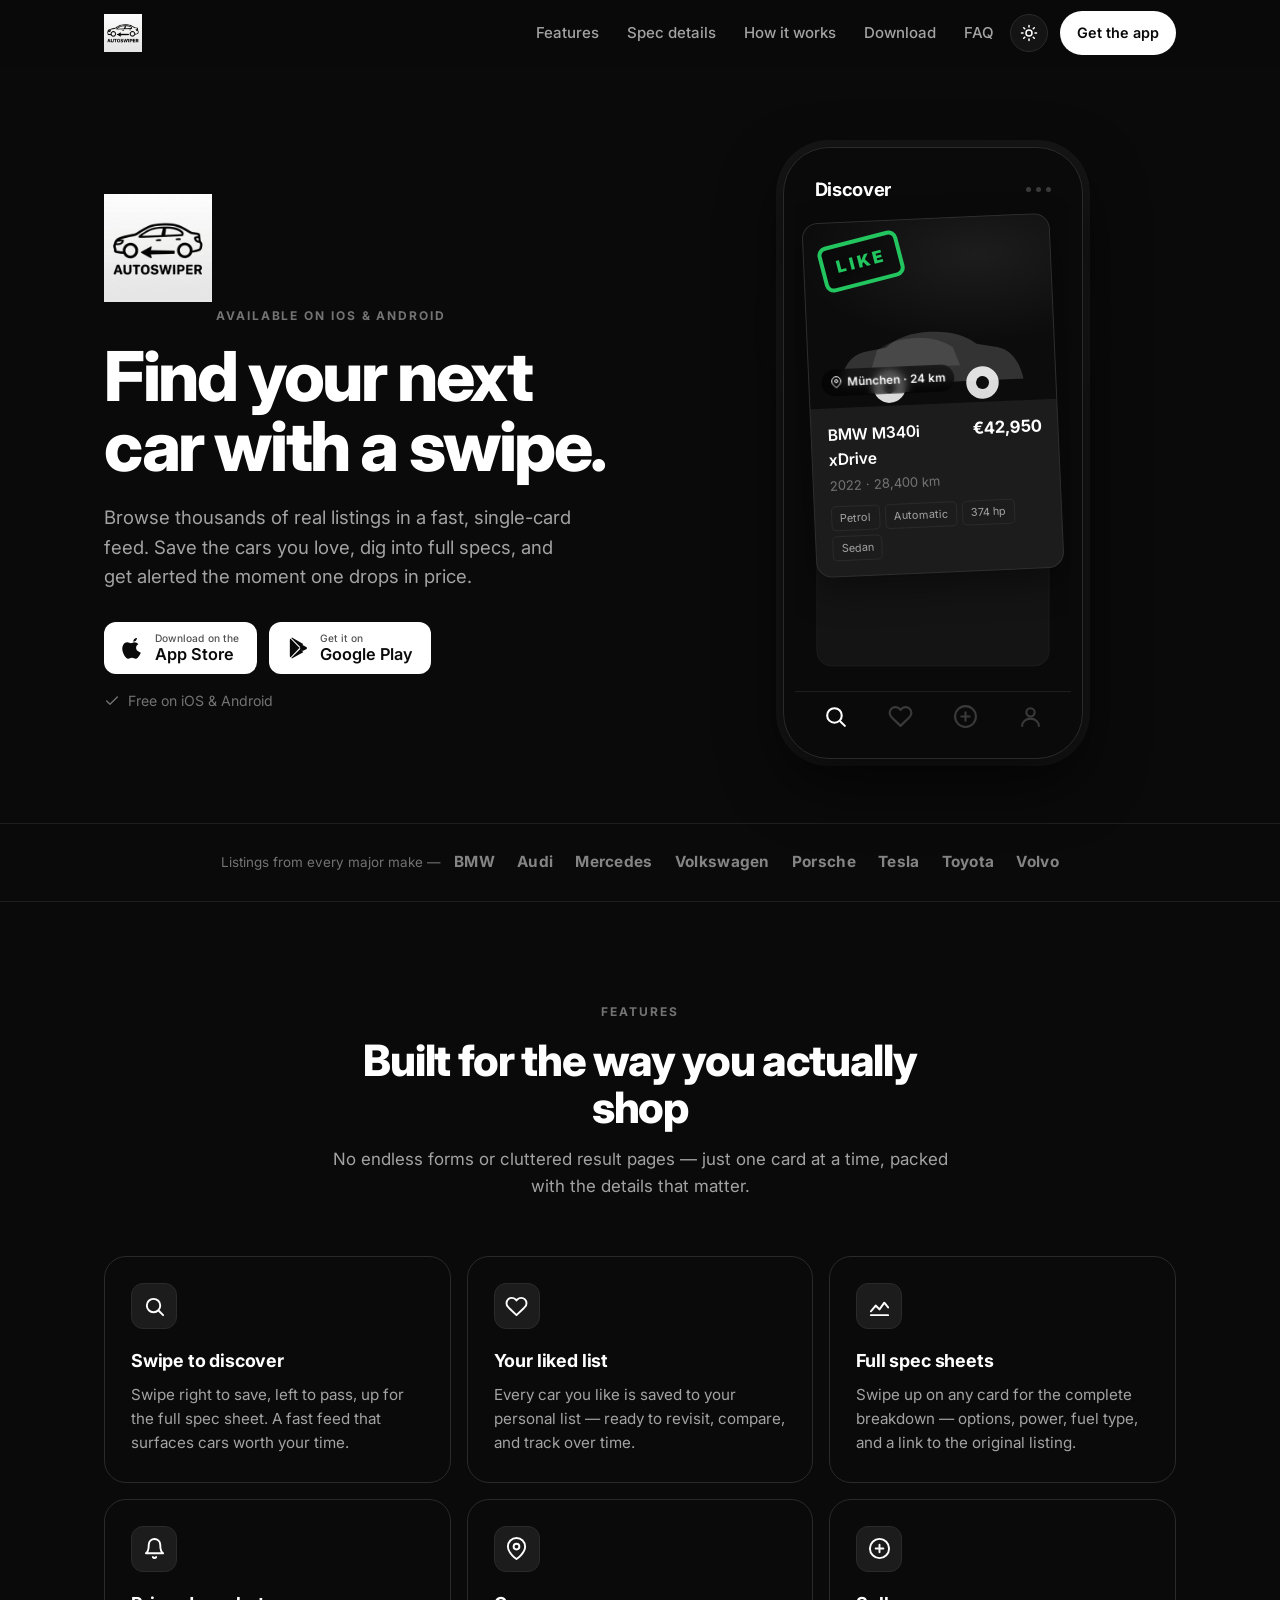
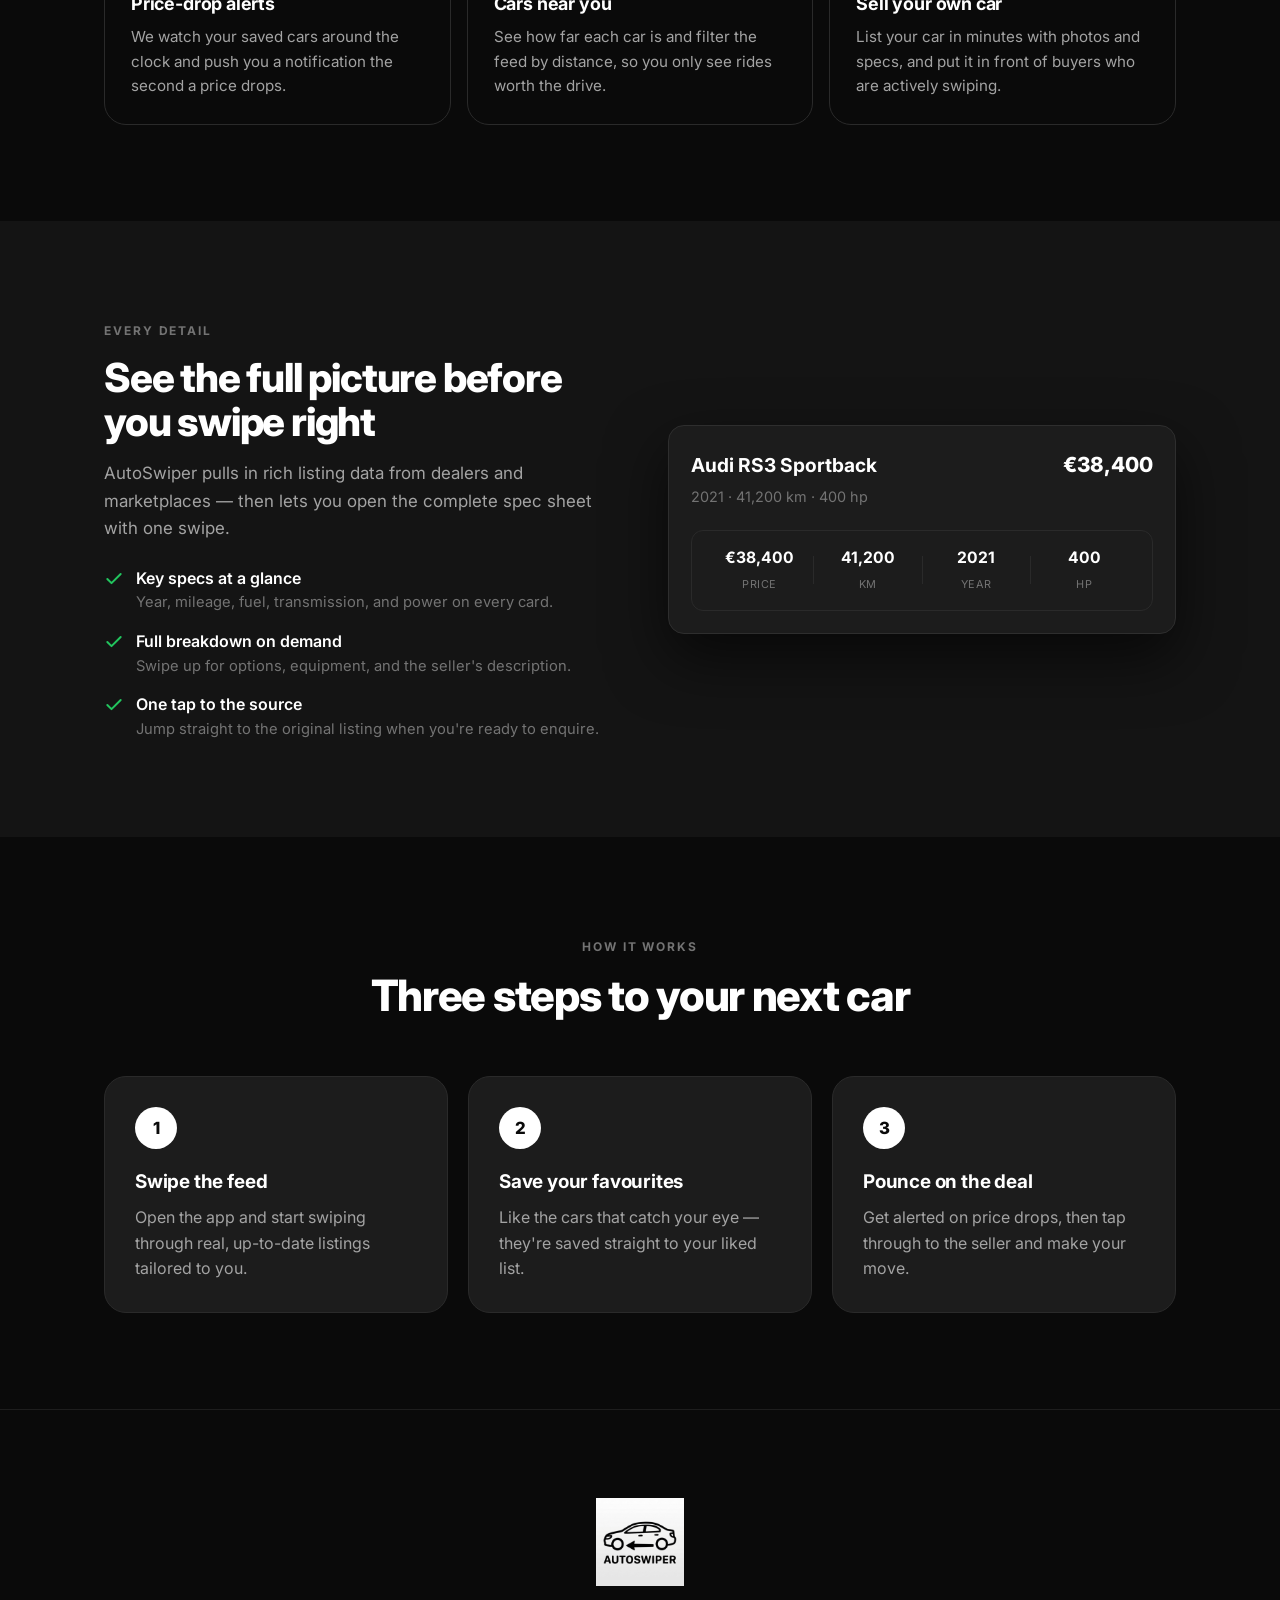
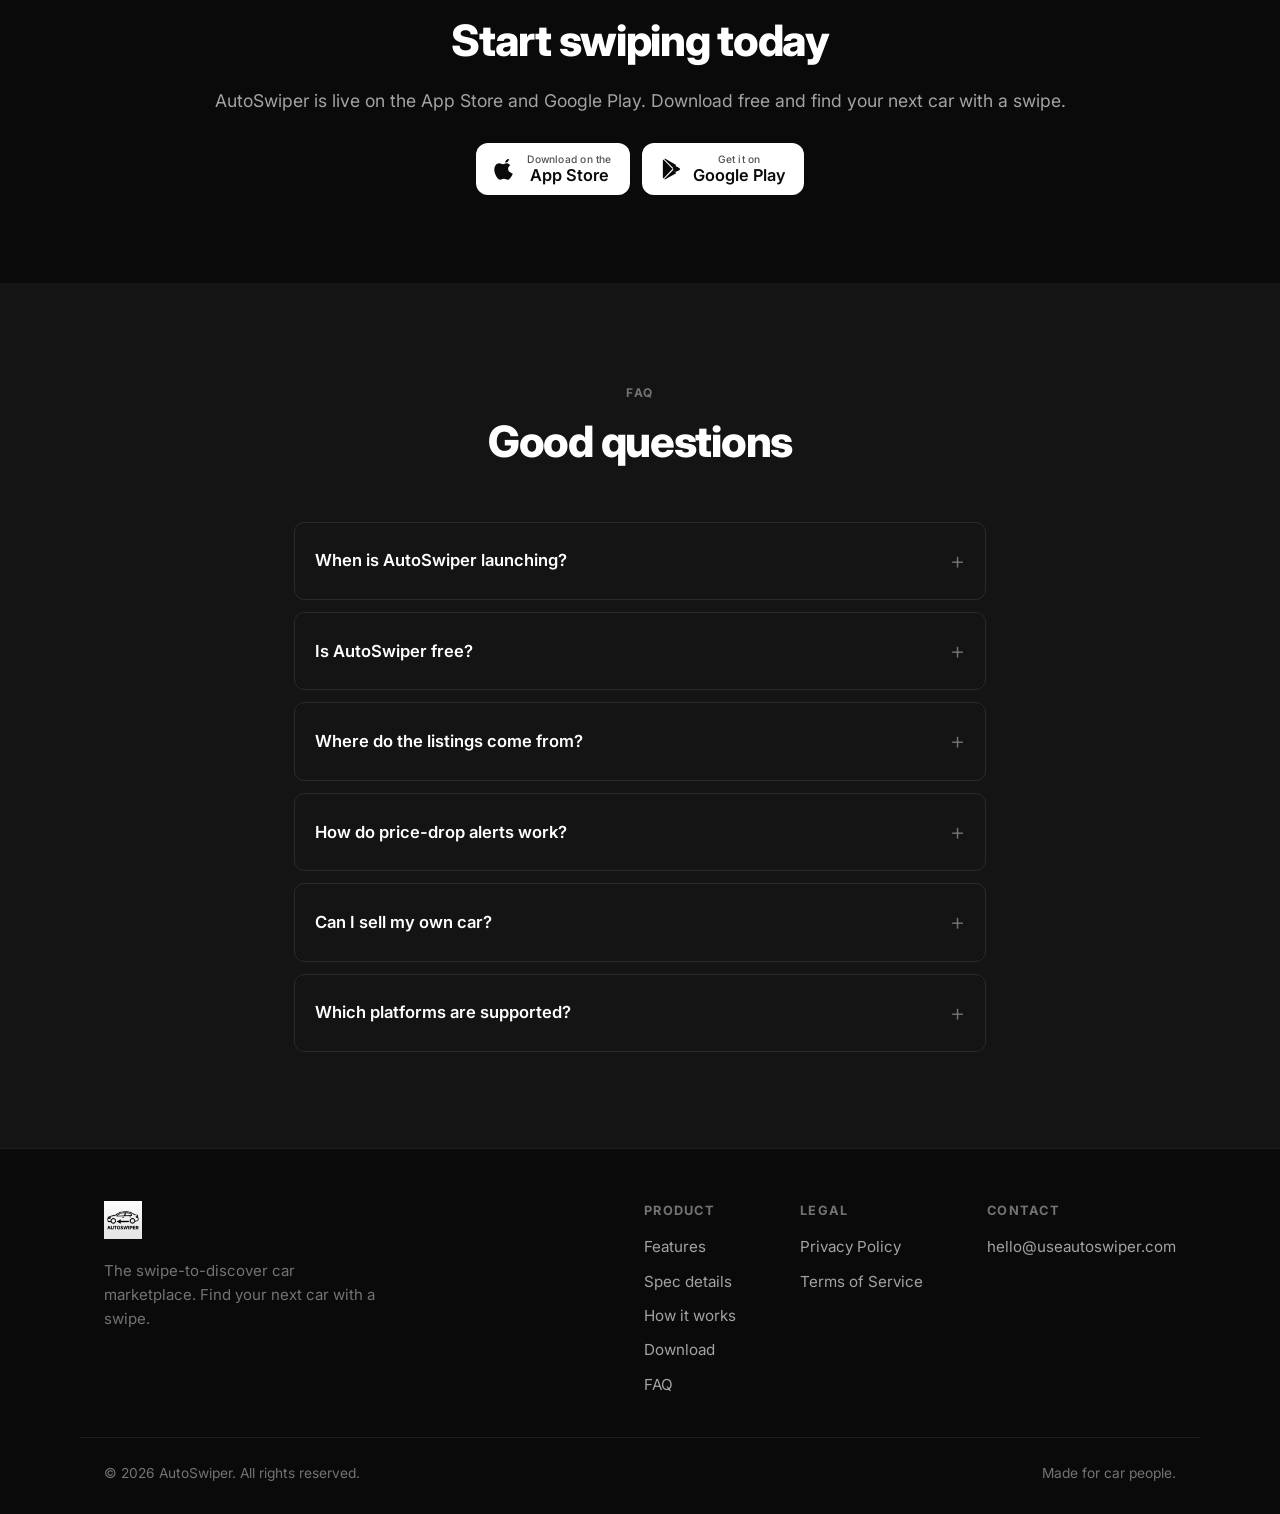
<file: index.html>
<!DOCTYPE html>
<html lang="en">
<head>
  <meta name='impact-site-verification' value='1210ed28-a370-45bc-b503-5ffaf824a054'>
  <meta charset="UTF-8" />
  <meta name="viewport" content="width=device-width, initial-scale=1.0" />
  <title>AutoSwiper — Find your next car with a swipe</title>
  <meta name="description" content="AutoSwiper is the swipe-to-discover car marketplace. Browse thousands of real listings, see instantly whether a price is fair, save your favourites, and get alerted the moment a price drops." />

  <meta property="og:title" content="AutoSwiper — Find your next car with a swipe" />
  <meta property="og:description" content="Swipe through real car listings, spot a good deal instantly, and get price-drop alerts." />
  <meta property="og:type" content="website" />
  <meta property="og:url" content="https://useautoswiper.com" />
  <meta property="og:image" content="assets/logo.png" />
  <meta name="theme-color" content="#0a0a0a" />

  <link rel="icon" href="assets/favicon.ico" sizes="any" />
  <link rel="icon" type="image/png" sizes="32x32" href="assets/favicon-32.png" />
  <link rel="icon" type="image/png" sizes="16x16" href="assets/favicon-16.png" />
  <link rel="apple-touch-icon" sizes="180x180" href="assets/apple-touch-icon.png" />
  <link rel="preconnect" href="https://fonts.googleapis.com" />
  <link rel="preconnect" href="https://fonts.gstatic.com" crossorigin />
  <link href="https://fonts.googleapis.com/css2?family=Inter:wght@400;500;600;700;800;900&display=swap" rel="stylesheet" />
  <link rel="stylesheet" href="assets/styles.css" />

  <!-- Set theme before paint to avoid a flash -->
  <script>
    (function () {
      try {
        var t = localStorage.getItem('autoswiper-theme');
        if (t === 'light') document.documentElement.setAttribute('data-theme', 'light');
      } catch (e) {}
    })();
  </script>
</head>
<body>
  <!-- impact.com site verification (fallback if meta-tag crawl fails) -->
  <p style="display:none" aria-hidden="true">Impact-Site-Verification: 1210ed28-a370-45bc-b503-5ffaf824a054</p>
  <!-- ===== Navbar ===== -->
  <header class="nav" id="nav">
    <div class="container nav__inner">
      <a class="brand" href="#top">
        <img class="brand__logo brand__logo--full" src="assets/logo.png?v=4" alt="AutoSwiper" />
      </a>
      <nav class="nav__links">
        <a href="#features">Features</a>
        <a href="#spec-sheet">Spec details</a>
        <a href="#how">How it works</a>
        <a href="#get">Download</a>
        <a href="#faq">FAQ</a>
      </nav>
      <div class="nav__actions">
        <button class="theme-toggle" id="themeToggle" type="button" aria-label="Toggle dark / light theme">
          <svg class="icon-sun" viewBox="0 0 24 24" width="18" height="18" fill="none" stroke="currentColor" stroke-width="2" stroke-linecap="round" stroke-linejoin="round"><circle cx="12" cy="12" r="4"/><path d="M12 2v2M12 20v2M4.93 4.93l1.41 1.41M17.66 17.66l1.41 1.41M2 12h2M20 12h2M6.34 17.66l-1.41 1.41M19.07 4.93l-1.41 1.41"/></svg>
          <svg class="icon-moon" viewBox="0 0 24 24" width="18" height="18" fill="none" stroke="currentColor" stroke-width="2" stroke-linecap="round" stroke-linejoin="round"><path d="M21 12.79A9 9 0 1 1 11.21 3 7 7 0 0 0 21 12.79z"/></svg>
        </button>
        <a href="#get" class="btn btn--sm btn--primary">Get the app</a>
      </div>
    </div>
  </header>

  <main id="top">
    <!-- ===== Hero ===== -->
    <section class="hero">
      <div class="container hero__inner">
        <div class="hero__copy">
          <img class="hero__logo" src="assets/logo.png?v=4" alt="AutoSwiper" width="120" height="120" />
          <span class="eyebrow">Available on iOS &amp; Android</span>
          <h1 class="hero__title">Find your next car with a swipe.</h1>
          <p class="hero__sub">
            Browse thousands of real listings in a fast, single-card feed. Save
            the cars you love, dig into full specs, and get alerted the moment
            one drops in price.
          </p>

          <div class="badges" id="get">
            <a class="store-badge" data-app-store-link href="https://apps.apple.com/us/app/autoswiper/id6783497859" target="_blank" rel="noopener noreferrer">
              <svg viewBox="0 0 24 24" width="22" height="22" aria-hidden="true"><path fill="currentColor" d="M16.36 1c.05 1.06-.38 2.1-1.07 2.85-.7.78-1.85 1.37-2.97 1.28-.06-1.04.41-2.12 1.08-2.83C14.08 1.5 15.32.95 16.36 1zM20.5 17.2c-.55 1.27-.82 1.84-1.53 2.96-.99 1.57-2.39 3.53-4.12 3.54-1.54.01-1.93-1-4.02-.99-2.09.01-2.52 1.01-4.06.99-1.73-.02-3.05-1.78-4.04-3.35C-.06 16.1-.36 11.04 1.43 8.34c1.07-1.6 2.76-2.54 4.35-2.54 1.62 0 2.64 1.04 3.98 1.04 1.3 0 2.09-1.04 3.97-1.04 1.42 0 2.92.78 3.99 2.12-3.5 1.92-2.93 6.92.78 8.28z"/></svg>
              <span><small>Download on the</small>App Store</span>
            </a>
            <a class="store-badge" data-play-store-link href="https://play.google.com/store/apps/details?id=com.autoswipe" target="_blank" rel="noopener noreferrer">
              <svg viewBox="0 0 24 24" width="22" height="22" aria-hidden="true"><path fill="currentColor" d="M3.6 1.8c-.3.3-.5.8-.5 1.4v17.6c0 .6.2 1.1.5 1.4l.1.1L13.5 12v-.2L3.7 1.7l-.1.1zM17 15.3l-3.3-3.3v-.2L17 8.7l.1.1 3.9 2.2c1.1.6 1.1 1.7 0 2.4L17 15.3zM14.7 12.8 4.6 22.9c.4.4 1 .4 1.7.1l11.4-6.5-3-3.7zM6.3 1L17.7 7.5l-3 3.7L4.6 1.1c.5-.4 1.2-.4 1.7-.1z"/></svg>
              <span><small>Get it on</small>Google Play</span>
            </a>
          </div>
          <p class="hero__note">
            <svg viewBox="0 0 24 24" fill="none" stroke="currentColor" stroke-width="2" stroke-linecap="round" stroke-linejoin="round"><path d="M20 6L9 17l-5-5"/></svg>
            Free on iOS &amp; Android
          </p>
        </div>

        <!-- Phone mockup (mirrors the real Discover screen) -->
        <div class="device-wrap" aria-hidden="true">
          <div class="phone">
            <div class="phone__notch"></div>
            <div class="screen">
              <div class="screen__top">
                <span class="screen__title">Discover</span>
                <span class="dots"><span></span><span></span><span></span></span>
              </div>

              <div class="deck">
                <div class="deck__behind"></div>
                <div class="car-card">
                  <div class="car-card__img">
                    <span class="car-badge">LIKE</span>
                    <span class="pill-loc">
                      <svg viewBox="0 0 24 24" fill="none" stroke="currentColor" stroke-width="2"><path d="M21 10c0 7-9 13-9 13s-9-6-9-13a9 9 0 0 1 18 0z"/><circle cx="12" cy="10" r="3"/></svg>
                      München · 24 km
                    </span>
                    <svg class="car-art" viewBox="0 0 200 104" aria-hidden="true">
                      <path d="M14 80 q5-27 24-31 l20-3 q15-13 42-13 27 0 42 13 l20 4 q17 4 22 30 H14z" fill="currentColor" opacity="0.16"/>
                      <path d="M50 48 q14-10 35-10 21 0 35 10 l6 17 H44z" fill="currentColor" opacity="0.10"/>
                      <circle cx="60" cy="82" r="15" fill="currentColor" opacity="0.85"/><circle cx="60" cy="82" r="6" fill="var(--image-bg)"/>
                      <circle cx="146" cy="82" r="15" fill="currentColor" opacity="0.85"/><circle cx="146" cy="82" r="6" fill="var(--image-bg)"/>
                    </svg>
                  </div>
                  <div class="car-card__info">
                    <div class="car-card__row">
                      <strong>BMW M340i xDrive</strong>
                      <span class="car-card__price">€42,950</span>
                    </div>
                    <div class="car-card__stats">2022 · 28,400 km</div>
                    <div class="car-card__chips">
                      <span>Petrol</span><span>Automatic</span><span>374 hp</span><span>Sedan</span>
                    </div>
                  </div>
                </div>
              </div>

              <div class="tabbar">
                <span class="active"><svg viewBox="0 0 24 24" fill="none" stroke="currentColor" stroke-width="2" stroke-linecap="round" stroke-linejoin="round"><circle cx="11" cy="11" r="7"/><path d="M21 21l-4.3-4.3"/></svg></span>
                <span><svg viewBox="0 0 24 24" fill="none" stroke="currentColor" stroke-width="2" stroke-linecap="round" stroke-linejoin="round"><path d="M20.8 4.6a5.5 5.5 0 0 0-7.8 0L12 5.7l-1-1.1a5.5 5.5 0 0 0-7.8 7.8l1 1.1L12 21l7.8-7.5 1-1.1a5.5 5.5 0 0 0 0-7.8z"/></svg></span>
                <span><svg viewBox="0 0 24 24" fill="none" stroke="currentColor" stroke-width="2" stroke-linecap="round" stroke-linejoin="round"><circle cx="12" cy="12" r="10"/><path d="M12 8v8M8 12h8"/></svg></span>
                <span><svg viewBox="0 0 24 24" fill="none" stroke="currentColor" stroke-width="2" stroke-linecap="round" stroke-linejoin="round"><circle cx="12" cy="8" r="4"/><path d="M4 21c0-4 3.6-7 8-7s8 3 8 7"/></svg></span>
              </div>
            </div>
          </div>
        </div>
      </div>
    </section>

    <!-- ===== Brand strip ===== -->
    <section class="marquee">
      <div class="container marquee__inner">
        <span class="marquee__label">Listings from every major make —</span>
        <div class="marquee__brands">
          <span>BMW</span><span>Audi</span><span>Mercedes</span><span>Volkswagen</span><span>Porsche</span><span>Tesla</span><span>Toyota</span><span>Volvo</span>
        </div>
      </div>
    </section>

    <!-- ===== Features ===== -->
    <section class="section" id="features">
      <div class="container">
        <div class="section__head">
          <span class="eyebrow">Features</span>
          <h2>Built for the way you actually shop</h2>
          <p>No endless forms or cluttered result pages — just one card at a time, packed with the details that matter.</p>
        </div>
        <div class="features">
          <article class="feature">
            <div class="feature__icon"><svg viewBox="0 0 24 24" fill="none" stroke="currentColor" stroke-width="2" stroke-linecap="round" stroke-linejoin="round"><circle cx="11" cy="11" r="7"/><path d="M21 21l-4.3-4.3"/></svg></div>
            <h3>Swipe to discover</h3>
            <p>Swipe right to save, left to pass, up for the full spec sheet. A fast feed that surfaces cars worth your time.</p>
          </article>
          <article class="feature">
            <div class="feature__icon"><svg viewBox="0 0 24 24" fill="none" stroke="currentColor" stroke-width="2" stroke-linecap="round" stroke-linejoin="round"><path d="M20.8 4.6a5.5 5.5 0 0 0-7.8 0L12 5.7l-1-1.1a5.5 5.5 0 0 0-7.8 7.8l1 1.1L12 21l7.8-7.5 1-1.1a5.5 5.5 0 0 0 0-7.8z"/></svg></div>
            <h3>Your liked list</h3>
            <p>Every car you like is saved to your personal list — ready to revisit, compare, and track over time.</p>
          </article>
          <article class="feature">
            <div class="feature__icon"><svg viewBox="0 0 24 24" fill="none" stroke="currentColor" stroke-width="2" stroke-linecap="round" stroke-linejoin="round"><path d="M3 17l5-6 4 4 5-7 4 5"/><path d="M3 21h18"/></svg></div>
            <h3>Full spec sheets</h3>
            <p>Swipe up on any card for the complete breakdown — options, power, fuel type, and a link to the original listing.</p>
          </article>
          <article class="feature">
            <div class="feature__icon"><svg viewBox="0 0 24 24" fill="none" stroke="currentColor" stroke-width="2" stroke-linecap="round" stroke-linejoin="round"><path d="M18 8a6 6 0 0 0-12 0c0 7-3 9-3 9h18s-3-2-3-9z"/><path d="M13.7 21a2 2 0 0 1-3.4 0"/></svg></div>
            <h3>Price-drop alerts</h3>
            <p>We watch your saved cars around the clock and push you a notification the second a price drops.</p>
          </article>
          <article class="feature">
            <div class="feature__icon"><svg viewBox="0 0 24 24" fill="none" stroke="currentColor" stroke-width="2" stroke-linecap="round" stroke-linejoin="round"><path d="M21 10c0 7-9 13-9 13s-9-6-9-13a9 9 0 0 1 18 0z"/><circle cx="12" cy="10" r="3"/></svg></div>
            <h3>Cars near you</h3>
            <p>See how far each car is and filter the feed by distance, so you only see rides worth the drive.</p>
          </article>
          <article class="feature">
            <div class="feature__icon"><svg viewBox="0 0 24 24" fill="none" stroke="currentColor" stroke-width="2" stroke-linecap="round" stroke-linejoin="round"><circle cx="12" cy="12" r="10"/><path d="M12 8v8M8 12h8"/></svg></div>
            <h3>Sell your own car</h3>
            <p>List your car in minutes with photos and specs, and put it in front of buyers who are actively swiping.</p>
          </article>
        </div>
      </div>
    </section>

    <!-- ===== Spec sheet showcase ===== -->
    <section class="section section--alt" id="spec-sheet">
      <div class="container showcase">
        <div class="showcase__copy">
          <span class="eyebrow">Every detail</span>
          <h2>See the full picture before you swipe right</h2>
          <p>AutoSwiper pulls in rich listing data from dealers and marketplaces — then lets you open the complete spec sheet with one swipe.</p>
          <ul class="checklist">
            <li>
              <svg viewBox="0 0 24 24" fill="none" stroke="currentColor" stroke-width="2.4" stroke-linecap="round" stroke-linejoin="round"><path d="M20 6L9 17l-5-5"/></svg>
              <div><b>Key specs at a glance</b><span>Year, mileage, fuel, transmission, and power on every card.</span></div>
            </li>
            <li>
              <svg viewBox="0 0 24 24" fill="none" stroke="currentColor" stroke-width="2.4" stroke-linecap="round" stroke-linejoin="round"><path d="M20 6L9 17l-5-5"/></svg>
              <div><b>Full breakdown on demand</b><span>Swipe up for options, equipment, and the seller's description.</span></div>
            </li>
            <li>
              <svg viewBox="0 0 24 24" fill="none" stroke="currentColor" stroke-width="2.4" stroke-linecap="round" stroke-linejoin="round"><path d="M20 6L9 17l-5-5"/></svg>
              <div><b>One tap to the source</b><span>Jump straight to the original listing when you're ready to enquire.</span></div>
            </li>
          </ul>
        </div>

        <div class="demo-card">
          <div class="demo-card__row">
            <strong>Audi RS3 Sportback</strong>
            <span class="price">€38,400</span>
          </div>
          <div class="demo-card__stats">2021 · 41,200 km · 400 hp</div>
          <div class="keynums">
            <div><b>€38,400</b><small>Price</small></div>
            <i></i>
            <div><b>41,200</b><small>km</small></div>
            <i></i>
            <div><b>2021</b><small>Year</small></div>
            <i></i>
            <div><b>400</b><small>HP</small></div>
          </div>
        </div>
      </div>
    </section>

    <!-- ===== How it works ===== -->
    <section class="section" id="how">
      <div class="container">
        <div class="section__head">
          <span class="eyebrow">How it works</span>
          <h2>Three steps to your next car</h2>
        </div>
        <div class="steps">
          <div class="step">
            <span class="step__num">1</span>
            <h3>Swipe the feed</h3>
            <p>Open the app and start swiping through real, up-to-date listings tailored to you.</p>
          </div>
          <div class="step">
            <span class="step__num">2</span>
            <h3>Save your favourites</h3>
            <p>Like the cars that catch your eye — they're saved straight to your liked list.</p>
          </div>
          <div class="step">
            <span class="step__num">3</span>
            <h3>Pounce on the deal</h3>
            <p>Get alerted on price drops, then tap through to the seller and make your move.</p>
          </div>
        </div>
      </div>
    </section>

    <!-- ===== CTA ===== -->
    <section class="cta" id="download">
      <div class="container">
        <img class="cta__logo" src="assets/logo.png?v=4" alt="" width="88" height="88" aria-hidden="true" />
        <h2>Start swiping today</h2>
        <p>AutoSwiper is live on the App Store and Google Play. Download free and find your next car with a swipe.</p>
        <div class="badges">
          <a class="store-badge" data-app-store-link href="https://apps.apple.com/us/app/autoswiper/id6783497859" target="_blank" rel="noopener noreferrer">
            <svg viewBox="0 0 24 24" width="22" height="22" aria-hidden="true"><path fill="currentColor" d="M16.36 1c.05 1.06-.38 2.1-1.07 2.85-.7.78-1.85 1.37-2.97 1.28-.06-1.04.41-2.12 1.08-2.83C14.08 1.5 15.32.95 16.36 1zM20.5 17.2c-.55 1.27-.82 1.84-1.53 2.96-.99 1.57-2.39 3.53-4.12 3.54-1.54.01-1.93-1-4.02-.99-2.09.01-2.52 1.01-4.06.99-1.73-.02-3.05-1.78-4.04-3.35C-.06 16.1-.36 11.04 1.43 8.34c1.07-1.6 2.76-2.54 4.35-2.54 1.62 0 2.64 1.04 3.98 1.04 1.3 0 2.09-1.04 3.97-1.04 1.42 0 2.92.78 3.99 2.12-3.5 1.92-2.93 6.92.78 8.28z"/></svg>
            <span><small>Download on the</small>App Store</span>
          </a>
          <a class="store-badge" data-play-store-link href="https://play.google.com/store/apps/details?id=com.autoswipe" target="_blank" rel="noopener noreferrer">
            <svg viewBox="0 0 24 24" width="22" height="22" aria-hidden="true"><path fill="currentColor" d="M3.6 1.8c-.3.3-.5.8-.5 1.4v17.6c0 .6.2 1.1.5 1.4l.1.1L13.5 12v-.2L3.7 1.7l-.1.1zM17 15.3l-3.3-3.3v-.2L17 8.7l.1.1 3.9 2.2c1.1.6 1.1 1.7 0 2.4L17 15.3zM14.7 12.8 4.6 22.9c.4.4 1 .4 1.7.1l11.4-6.5-3-3.7zM6.3 1L17.7 7.5l-3 3.7L4.6 1.1c.5-.4 1.2-.4 1.7-.1z"/></svg>
            <span><small>Get it on</small>Google Play</span>
          </a>
        </div>
      </div>
    </section>

    <!-- ===== FAQ ===== -->
    <section class="section section--alt" id="faq">
      <div class="container container--narrow">
        <div class="section__head">
          <span class="eyebrow">FAQ</span>
          <h2>Good questions</h2>
        </div>
        <div class="faq">
          <details class="faq__item">
            <summary>When is AutoSwiper launching?</summary>
            <p>AutoSwiper is available now on the <a href="https://apps.apple.com/us/app/autoswiper/id6783497859" target="_blank" rel="noopener noreferrer">App Store</a> and <a href="https://play.google.com/store/apps/details?id=com.autoswipe" target="_blank" rel="noopener noreferrer">Google Play</a>.</p>
          </details>
          <details class="faq__item">
            <summary>Is AutoSwiper free?</summary>
            <p>Yes. Downloading the app, swiping, saving cars and getting price-drop alerts will be free. An optional Pro subscription unlocks extra features, and the free version is supported by occasional ads.</p>
          </details>
          <details class="faq__item">
            <summary>Where do the listings come from?</summary>
            <p>AutoSwiper aggregates public listings from third-party automotive platforms and from sellers who list directly in the app. We don't own, sell, or inspect the vehicles — every deal happens directly between you and the seller.</p>
          </details>
          <details class="faq__item">
            <summary>How do price-drop alerts work?</summary>
            <p>When you like a car it's added to your list and we keep an eye on it. If the price drops, you get an instant push notification so you can act before someone else does.</p>
          </details>
          <details class="faq__item">
            <summary>Can I sell my own car?</summary>
            <p>Absolutely. You can create a listing in minutes with photos and specs and put it in front of buyers who are actively swiping.</p>
          </details>
          <details class="faq__item">
            <summary>Which platforms are supported?</summary>
            <p>AutoSwiper is available on both iOS and Android. Download it from the App Store or Google Play.</p>
          </details>
        </div>
      </div>
    </section>
  </main>

  <!-- ===== Footer ===== -->
  <footer class="footer">
    <div class="container footer__inner">
      <div class="footer__brand">
        <a class="brand" href="#top">
          <img class="brand__logo brand__logo--full" src="assets/logo.png?v=4" alt="AutoSwiper" />
        </a>
        <p>The swipe-to-discover car marketplace. Find your next car with a swipe.</p>
      </div>
      <div class="footer__cols">
        <div class="footer__col">
          <h4>Product</h4>
          <a href="#features">Features</a>
          <a href="#spec-sheet">Spec details</a>
          <a href="#how">How it works</a>
          <a href="#get">Download</a>
          <a href="#faq">FAQ</a>
        </div>
        <div class="footer__col">
          <h4>Legal</h4>
          <a href="privacy.html">Privacy Policy</a>
          <a href="terms.html">Terms of Service</a>
        </div>
        <div class="footer__col">
          <h4>Contact</h4>
          <a href="mailto:hello@useautoswiper.com">hello@useautoswiper.com</a>
        </div>
      </div>
    </div>
    <div class="container footer__bottom">
      <span>© <span id="year"></span> AutoSwiper. All rights reserved.</span>
      <span>Made for car people.</span>
    </div>
  </footer>

  <script src="assets/config.js"></script>
  <script src="assets/main.js"></script>
</body>
</html>
</file>
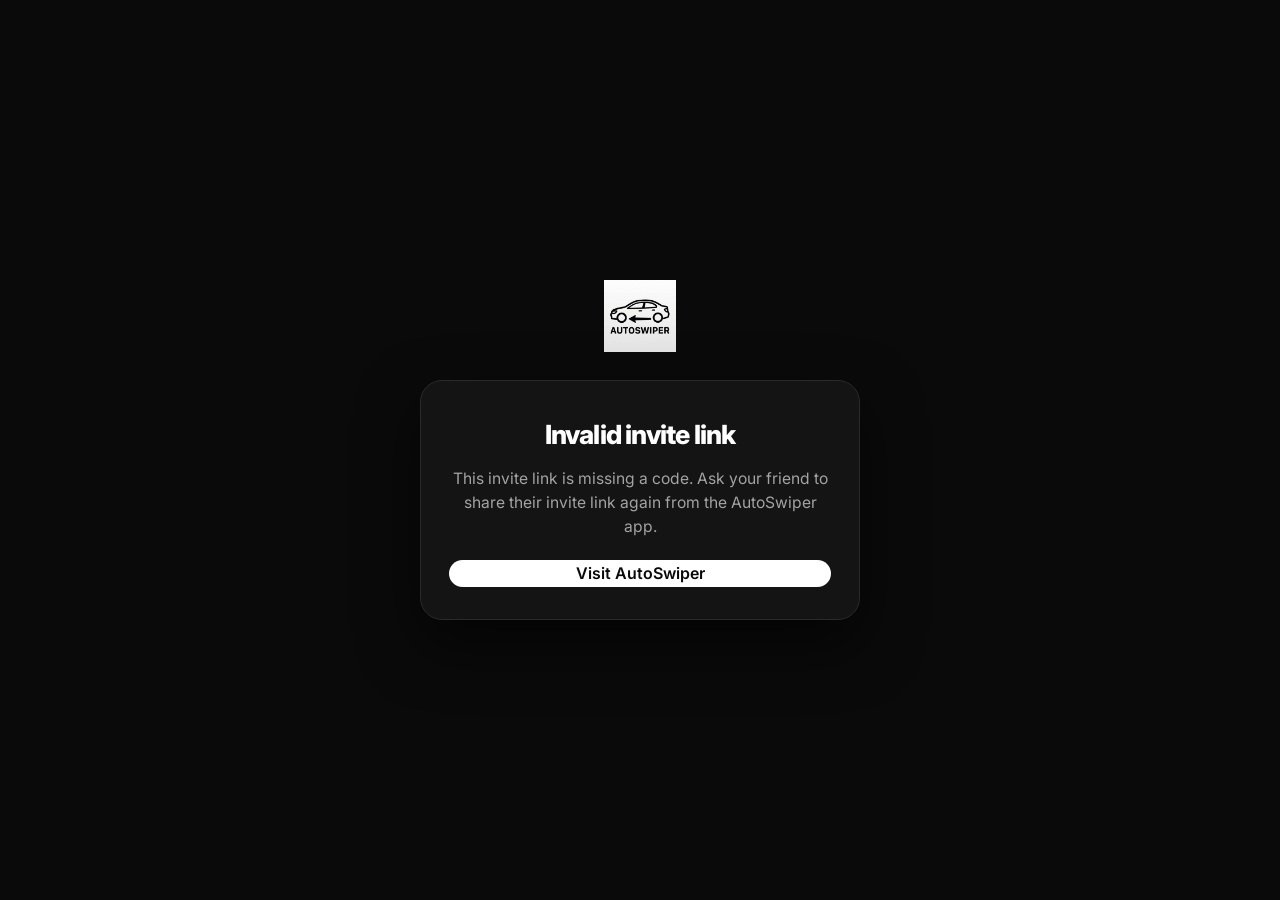
<file: invite/index.html>
<!DOCTYPE html>
<html lang="en">
<head>
  <meta charset="UTF-8" />
  <meta name="viewport" content="width=device-width, initial-scale=1.0" />
  <title>You're invited — AutoSwiper</title>
  <meta name="description" content="A friend invited you to AutoSwiper. Swipe through real car listings and find your next ride." />
  <meta name="robots" content="noindex" />
  <meta property="og:title" content="You're invited to AutoSwiper" />
  <meta property="og:description" content="A friend invited you to AutoSwiper. Swipe real car listings and save your favourites." />
  <meta property="og:type" content="website" />
  <meta property="og:url" content="https://useautoswiper.com/invite" />
  <meta property="og:image" content="../assets/logo.png" />
  <meta name="theme-color" content="#0a0a0a" />
  <link rel="icon" href="../assets/favicon.ico" sizes="any" />
  <link rel="preconnect" href="https://fonts.googleapis.com" />
  <link rel="preconnect" href="https://fonts.gstatic.com" crossorigin />
  <link href="https://fonts.googleapis.com/css2?family=Inter:wght@400;500;600;700;800&display=swap" rel="stylesheet" />
  <link rel="stylesheet" href="../assets/styles.css" />
  <script>
    (function () {
      try {
        var t = localStorage.getItem('autoswiper-theme');
        if (t === 'light') document.documentElement.setAttribute('data-theme', 'light');
      } catch (e) {}
    })();
  </script>
</head>
<body class="invite-page">
  <main class="invite-shell">
    <a class="invite-brand" href="../index.html">
      <img src="../assets/logo.png?v=4" alt="AutoSwiper" width="72" height="72" />
    </a>

    <div id="inviteMissing" class="invite-card" hidden>
      <h1 class="invite-title">Invalid invite link</h1>
      <p class="invite-copy">This invite link is missing a code. Ask your friend to share their invite link again from the AutoSwiper app.</p>
      <a class="btn btn--primary invite-btn" href="../index.html">Visit AutoSwiper</a>
    </div>

    <div id="inviteReady" class="invite-card" hidden>
      <span class="eyebrow">You're invited</span>
      <h1 class="invite-title">Join AutoSwiper</h1>
      <p class="invite-copy">
        A friend invited you to swipe through real car listings, save favourites, and get price-drop alerts.
      </p>

      <div class="invite-code-box">
        <span class="invite-code-label">Invite code</span>
        <strong id="inviteCode" class="invite-code-value">------</strong>
      </div>

      <button class="btn btn--primary invite-btn" id="openAppBtn" type="button">Open in AutoSwiper</button>

      <div id="inviteFallback" class="invite-fallback" hidden>
        <p class="invite-copy invite-copy--small">
          Don't have the app yet? Install AutoSwiper, then <strong>open this link again</strong> or enter the code above when you sign up.
        </p>
        <div class="invite-stores">
          <a class="store-badge" id="playStoreLink" href="https://play.google.com/store/apps/details?id=com.autoswipe" rel="noopener">
            <svg viewBox="0 0 24 24" width="22" height="22" fill="currentColor" aria-hidden="true"><path d="M3 20.5V3.5C3 2.91 3.34 2.39 3.84 2.15L13.69 12L3.84 21.85C3.34 21.6 3 21.09 3 20.5ZM16.81 15.12L6.05 21.34L14.54 12.85L16.81 15.12ZM20.16 10.81C20.5 11.08 20.75 11.5 20.75 12C20.75 12.5 20.53 12.9 20.18 13.18L17.89 14.5L15.39 12L17.89 9.5L20.16 10.81ZM6.05 2.66L16.81 8.88L14.54 11.15L6.05 2.66Z"/></svg>
            <span><small>Get it on</small>Google Play</span>
          </a>
          <a class="store-badge" id="appStoreLink" href="https://apps.apple.com/us/app/autoswiper/id6783497859" rel="noopener">
            <svg viewBox="0 0 24 24" width="22" height="22" fill="currentColor" aria-hidden="true"><path d="M18.71 19.5c-.83 1.24-1.71 2.45-3.05 2.47-1.34.03-1.77-.79-3.29-.79-1.53 0-2 .77-3.27.82-1.31.05-2.3-1.32-3.14-2.53C4.25 17 2.94 12.45 4.7 9.39c.87-1.52 2.43-2.48 4.12-2.51 1.28-.02 2.5.87 3.29.87.78 0 2.26-1.07 3.8-.91.65.03 2.47.26 3.64 1.98-.09.06-2.17 1.28-2.15 3.81.03 3.02 2.65 4.03 2.68 4.04-.03.07-.42 1.44-1.38 2.83M13 3.5c.73-.83 1.94-1.46 2.94-1.5.13 1.17-.34 2.35-1.04 3.19-.69.85-1.83 1.51-2.95 1.42-.15-1.15.41-2.35 1.05-3.11z"/></svg>
            <span><small>Download on the</small>App Store</span>
          </a>
        </div>
      </div>
    </div>
  </main>

  <script src="../assets/config.js"></script>
  <script src="../assets/invite.js"></script>
</body>
</html>
</file>
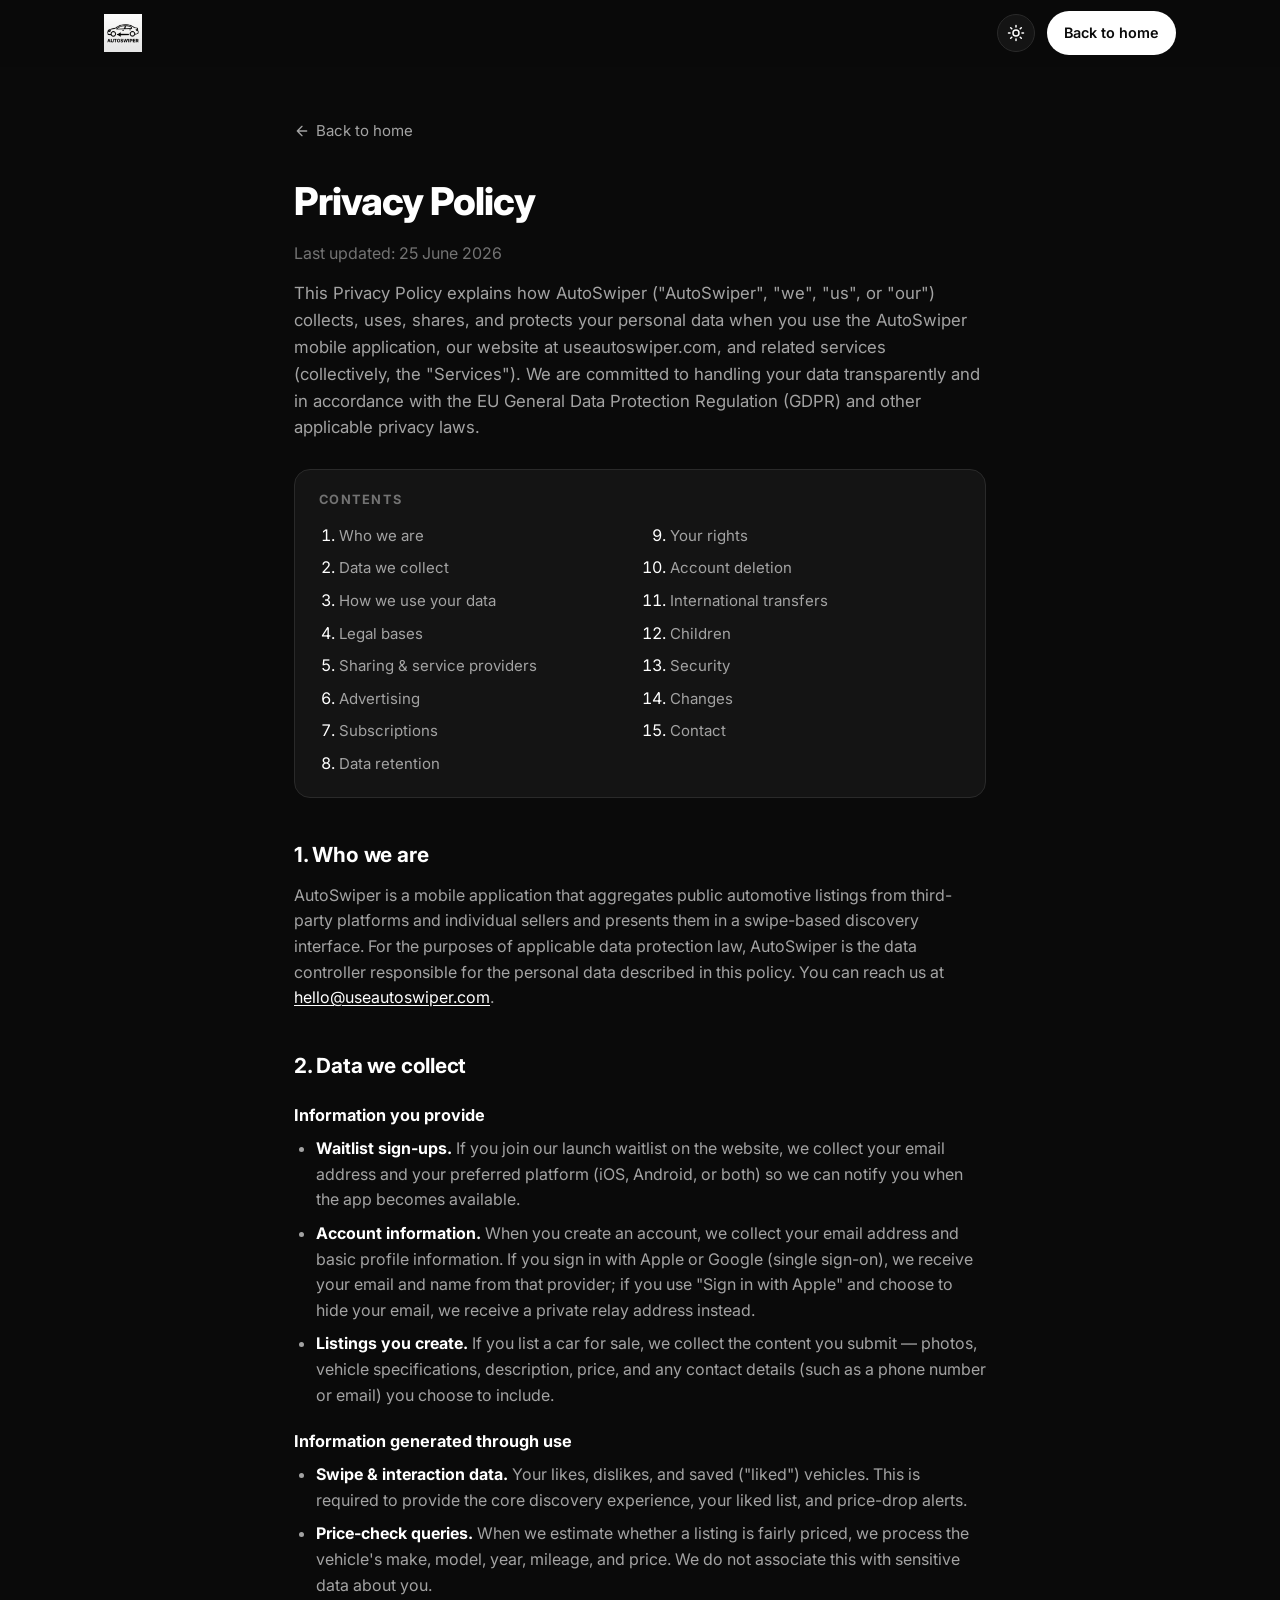
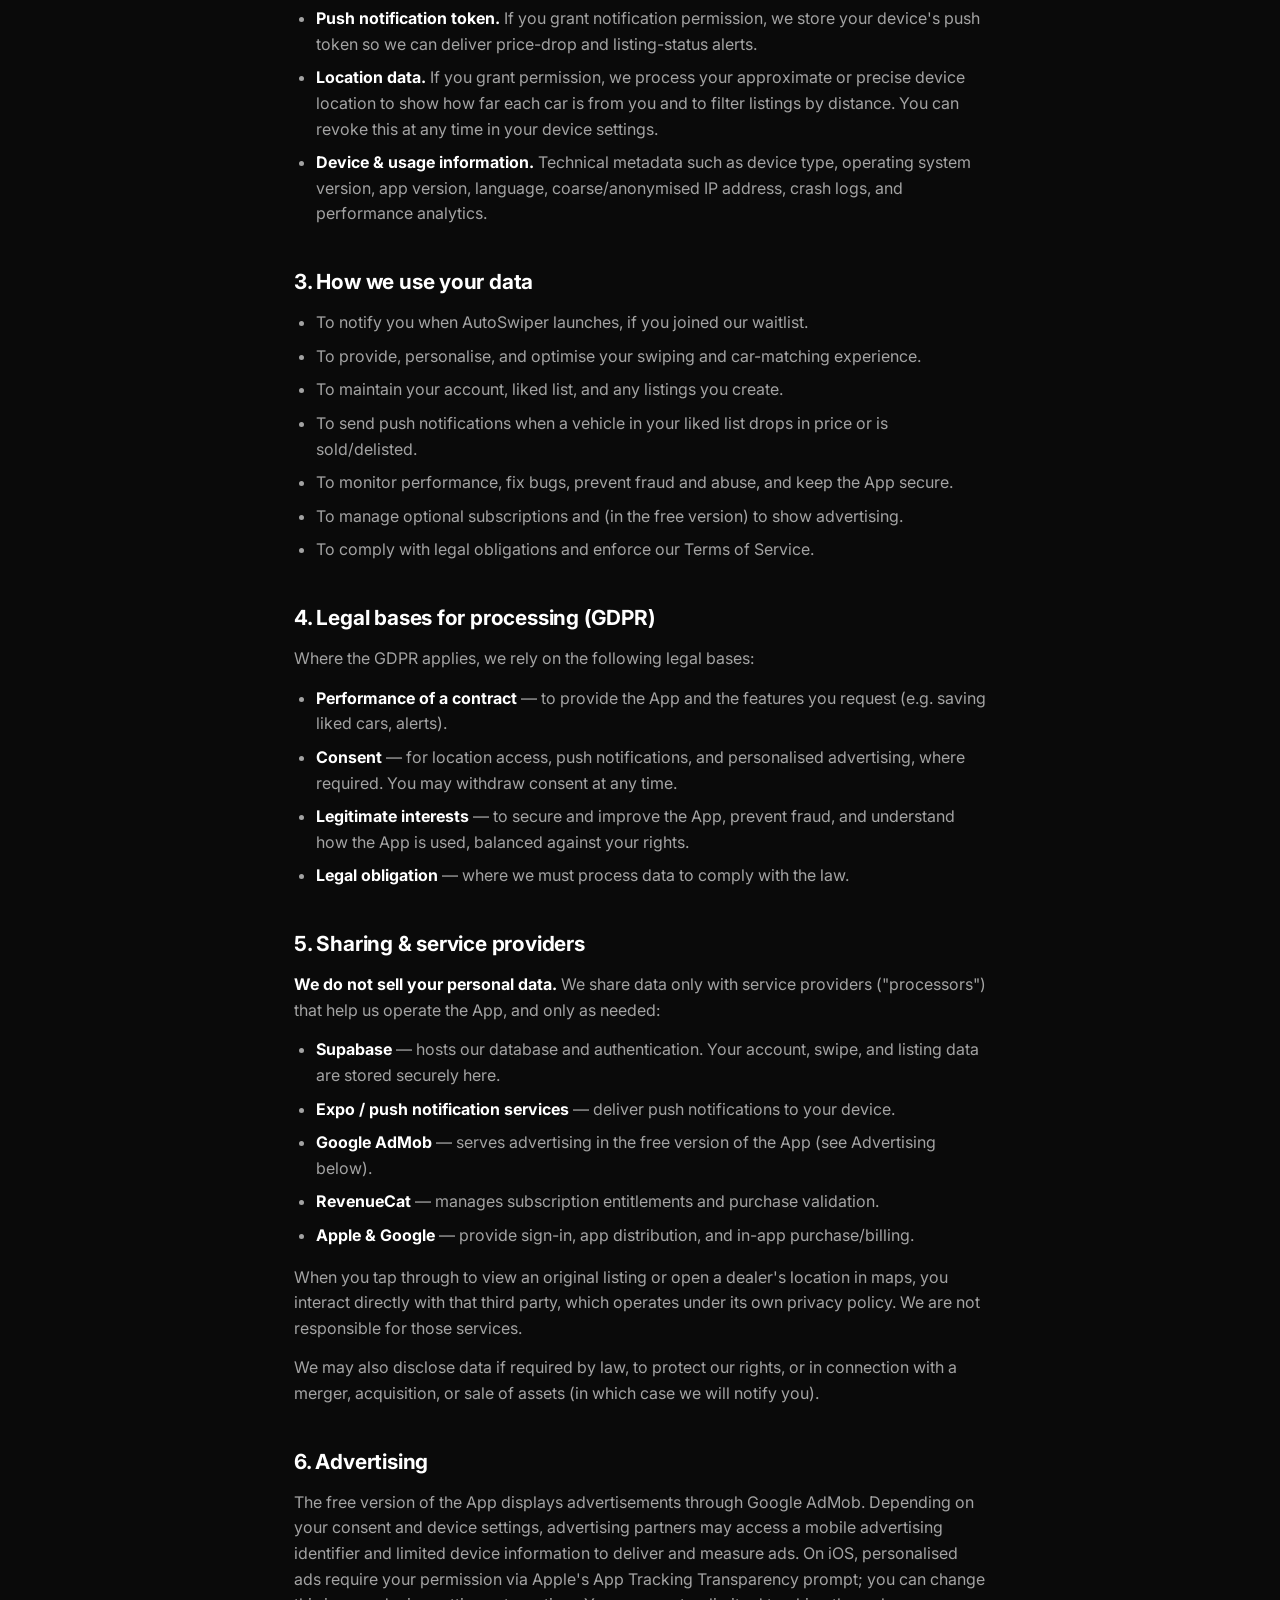
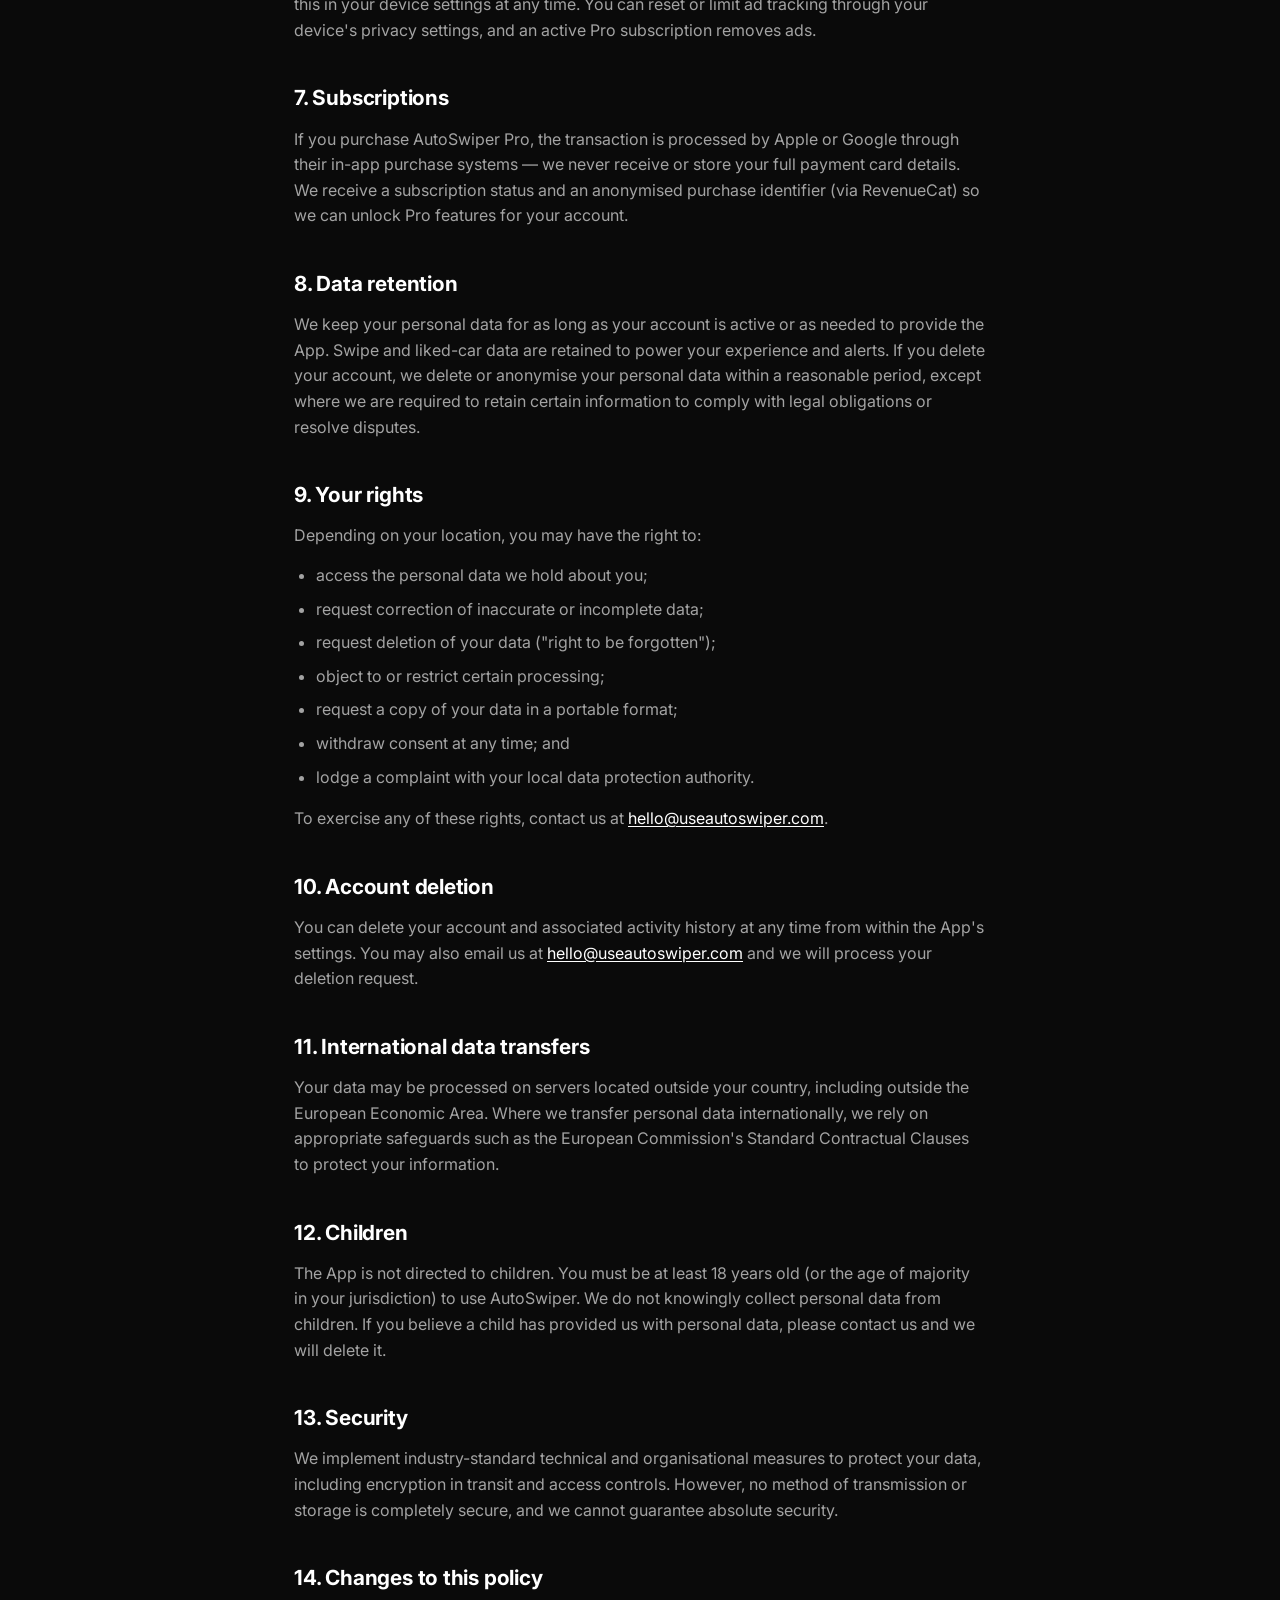
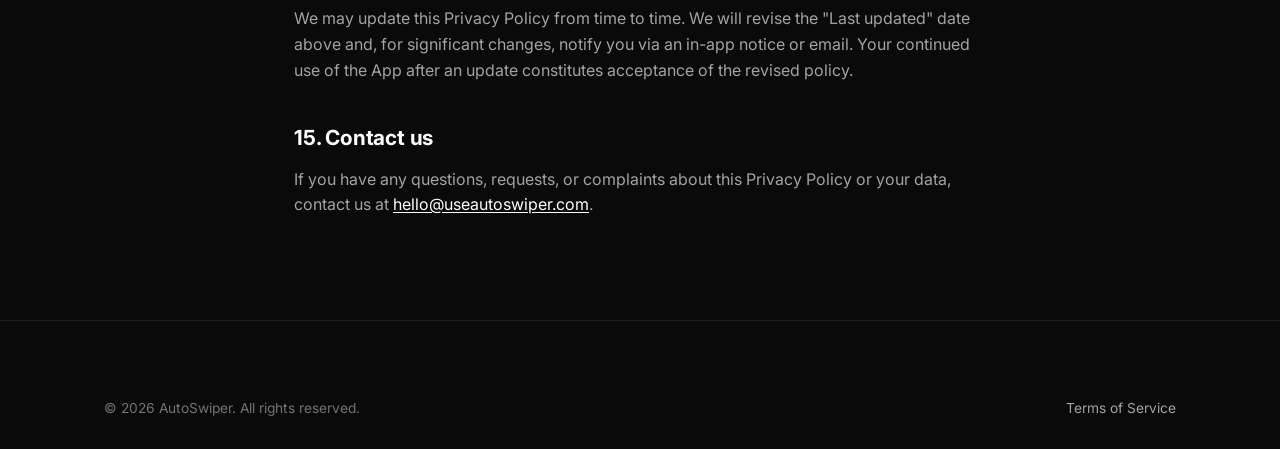
<file: privacy.html>
<!DOCTYPE html>
<html lang="en">
<head>
  <meta charset="UTF-8" />
  <meta name="viewport" content="width=device-width, initial-scale=1.0" />
  <title>Privacy Policy — AutoSwiper</title>
  <meta name="description" content="How AutoSwiper collects, uses, shares, and protects your personal data." />
  <meta name="theme-color" content="#0a0a0a" />
  <link rel="icon" href="assets/favicon.ico" sizes="any" />
  <link rel="icon" type="image/png" sizes="32x32" href="assets/favicon-32.png" />
  <link rel="icon" type="image/png" sizes="16x16" href="assets/favicon-16.png" />
  <link rel="apple-touch-icon" sizes="180x180" href="assets/apple-touch-icon.png" />
  <link rel="preconnect" href="https://fonts.googleapis.com" />
  <link rel="preconnect" href="https://fonts.gstatic.com" crossorigin />
  <link href="https://fonts.googleapis.com/css2?family=Inter:wght@400;500;600;700;800;900&display=swap" rel="stylesheet" />
  <link rel="stylesheet" href="assets/styles.css" />
  <script>
    (function () {
      try {
        var t = localStorage.getItem('autoswiper-theme');
        if (t === 'light') document.documentElement.setAttribute('data-theme', 'light');
      } catch (e) {}
    })();
  </script>
</head>
<body>
  <header class="nav is-scrolled" id="nav">
    <div class="container nav__inner">
      <a class="brand" href="index.html">
        <img class="brand__logo brand__logo--full" src="assets/logo.png?v=4" alt="AutoSwiper" />
      </a>
      <div class="nav__actions">
        <button class="theme-toggle" id="themeToggle" type="button" aria-label="Toggle dark / light theme">
          <svg class="icon-sun" viewBox="0 0 24 24" width="18" height="18" fill="none" stroke="currentColor" stroke-width="2" stroke-linecap="round" stroke-linejoin="round"><circle cx="12" cy="12" r="4"/><path d="M12 2v2M12 20v2M4.93 4.93l1.41 1.41M17.66 17.66l1.41 1.41M2 12h2M20 12h2M6.34 17.66l-1.41 1.41M19.07 4.93l-1.41 1.41"/></svg>
          <svg class="icon-moon" viewBox="0 0 24 24" width="18" height="18" fill="none" stroke="currentColor" stroke-width="2" stroke-linecap="round" stroke-linejoin="round"><path d="M21 12.79A9 9 0 1 1 11.21 3 7 7 0 0 0 21 12.79z"/></svg>
        </button>
        <a href="index.html" class="btn btn--sm btn--primary">Back to home</a>
      </div>
    </div>
  </header>

  <main class="legal">
    <div class="container container--narrow">
      <a class="legal__back" href="index.html">
        <svg viewBox="0 0 24 24" width="16" height="16" fill="none" stroke="currentColor" stroke-width="2" stroke-linecap="round" stroke-linejoin="round"><path d="M19 12H5M12 19l-7-7 7-7"/></svg>
        Back to home
      </a>
      <h1>Privacy Policy</h1>
      <p class="legal__updated">Last updated: 25 June 2026</p>
        <p class="legal__intro">This Privacy Policy explains how AutoSwiper ("AutoSwiper", "we", "us", or "our") collects, uses, shares, and protects your personal data when you use the AutoSwiper mobile application, our website at useautoswiper.com, and related services (collectively, the "Services"). We are committed to handling your data transparently and in accordance with the EU General Data Protection Regulation (GDPR) and other applicable privacy laws.</p>

      <div class="toc">
        <h2>Contents</h2>
        <ol>
          <li><a href="#who-we-are">Who we are</a></li>
          <li><a href="#data-we-collect">Data we collect</a></li>
          <li><a href="#how-we-use">How we use your data</a></li>
          <li><a href="#legal-bases">Legal bases</a></li>
          <li><a href="#sharing">Sharing &amp; service providers</a></li>
          <li><a href="#advertising">Advertising</a></li>
          <li><a href="#subscriptions">Subscriptions</a></li>
          <li><a href="#retention">Data retention</a></li>
          <li><a href="#rights">Your rights</a></li>
          <li><a href="#deletion">Account deletion</a></li>
          <li><a href="#transfers">International transfers</a></li>
          <li><a href="#children">Children</a></li>
          <li><a href="#security">Security</a></li>
          <li><a href="#changes">Changes</a></li>
          <li><a href="#contact">Contact</a></li>
        </ol>
      </div>

      <div class="legal__content">
        <h2 id="who-we-are">1. Who we are</h2>
        <p>AutoSwiper is a mobile application that aggregates public automotive listings from third-party platforms and individual sellers and presents them in a swipe-based discovery interface. For the purposes of applicable data protection law, AutoSwiper is the data controller responsible for the personal data described in this policy. You can reach us at <a href="mailto:hello@useautoswiper.com">hello@useautoswiper.com</a>.</p>

        <h2 id="data-we-collect">2. Data we collect</h2>
        <h3>Information you provide</h3>
        <ul>
          <li><strong>Waitlist sign-ups.</strong> If you join our launch waitlist on the website, we collect your email address and your preferred platform (iOS, Android, or both) so we can notify you when the app becomes available.</li>
          <li><strong>Account information.</strong> When you create an account, we collect your email address and basic profile information. If you sign in with Apple or Google (single sign-on), we receive your email and name from that provider; if you use "Sign in with Apple" and choose to hide your email, we receive a private relay address instead.</li>
          <li><strong>Listings you create.</strong> If you list a car for sale, we collect the content you submit — photos, vehicle specifications, description, price, and any contact details (such as a phone number or email) you choose to include.</li>
        </ul>
        <h3>Information generated through use</h3>
        <ul>
          <li><strong>Swipe &amp; interaction data.</strong> Your likes, dislikes, and saved ("liked") vehicles. This is required to provide the core discovery experience, your liked list, and price-drop alerts.</li>
          <li><strong>Price-check queries.</strong> When we estimate whether a listing is fairly priced, we process the vehicle's make, model, year, mileage, and price. We do not associate this with sensitive data about you.</li>
          <li><strong>Push notification token.</strong> If you grant notification permission, we store your device's push token so we can deliver price-drop and listing-status alerts.</li>
          <li><strong>Location data.</strong> If you grant permission, we process your approximate or precise device location to show how far each car is from you and to filter listings by distance. You can revoke this at any time in your device settings.</li>
          <li><strong>Device &amp; usage information.</strong> Technical metadata such as device type, operating system version, app version, language, coarse/anonymised IP address, crash logs, and performance analytics.</li>
        </ul>

        <h2 id="how-we-use">3. How we use your data</h2>
        <ul>
          <li>To notify you when AutoSwiper launches, if you joined our waitlist.</li>
          <li>To provide, personalise, and optimise your swiping and car-matching experience.</li>
          <li>To maintain your account, liked list, and any listings you create.</li>
          <li>To send push notifications when a vehicle in your liked list drops in price or is sold/delisted.</li>
          <li>To monitor performance, fix bugs, prevent fraud and abuse, and keep the App secure.</li>
          <li>To manage optional subscriptions and (in the free version) to show advertising.</li>
          <li>To comply with legal obligations and enforce our Terms of Service.</li>
        </ul>

        <h2 id="legal-bases">4. Legal bases for processing (GDPR)</h2>
        <p>Where the GDPR applies, we rely on the following legal bases:</p>
        <ul>
          <li><strong>Performance of a contract</strong> — to provide the App and the features you request (e.g. saving liked cars, alerts).</li>
          <li><strong>Consent</strong> — for location access, push notifications, and personalised advertising, where required. You may withdraw consent at any time.</li>
          <li><strong>Legitimate interests</strong> — to secure and improve the App, prevent fraud, and understand how the App is used, balanced against your rights.</li>
          <li><strong>Legal obligation</strong> — where we must process data to comply with the law.</li>
        </ul>

        <h2 id="sharing">5. Sharing &amp; service providers</h2>
        <p><strong>We do not sell your personal data.</strong> We share data only with service providers ("processors") that help us operate the App, and only as needed:</p>
        <ul>
          <li><strong>Supabase</strong> — hosts our database and authentication. Your account, swipe, and listing data are stored securely here.</li>
          <li><strong>Expo / push notification services</strong> — deliver push notifications to your device.</li>
          <li><strong>Google AdMob</strong> — serves advertising in the free version of the App (see Advertising below).</li>
          <li><strong>RevenueCat</strong> — manages subscription entitlements and purchase validation.</li>
          <li><strong>Apple &amp; Google</strong> — provide sign-in, app distribution, and in-app purchase/billing.</li>
        </ul>
        <p>When you tap through to view an original listing or open a dealer's location in maps, you interact directly with that third party, which operates under its own privacy policy. We are not responsible for those services.</p>
        <p>We may also disclose data if required by law, to protect our rights, or in connection with a merger, acquisition, or sale of assets (in which case we will notify you).</p>

        <h2 id="advertising">6. Advertising</h2>
        <p>The free version of the App displays advertisements through Google AdMob. Depending on your consent and device settings, advertising partners may access a mobile advertising identifier and limited device information to deliver and measure ads. On iOS, personalised ads require your permission via Apple's App Tracking Transparency prompt; you can change this in your device settings at any time. You can reset or limit ad tracking through your device's privacy settings, and an active Pro subscription removes ads.</p>

        <h2 id="subscriptions">7. Subscriptions</h2>
        <p>If you purchase AutoSwiper Pro, the transaction is processed by Apple or Google through their in-app purchase systems — we never receive or store your full payment card details. We receive a subscription status and an anonymised purchase identifier (via RevenueCat) so we can unlock Pro features for your account.</p>

        <h2 id="retention">8. Data retention</h2>
        <p>We keep your personal data for as long as your account is active or as needed to provide the App. Swipe and liked-car data are retained to power your experience and alerts. If you delete your account, we delete or anonymise your personal data within a reasonable period, except where we are required to retain certain information to comply with legal obligations or resolve disputes.</p>

        <h2 id="rights">9. Your rights</h2>
        <p>Depending on your location, you may have the right to:</p>
        <ul>
          <li>access the personal data we hold about you;</li>
          <li>request correction of inaccurate or incomplete data;</li>
          <li>request deletion of your data ("right to be forgotten");</li>
          <li>object to or restrict certain processing;</li>
          <li>request a copy of your data in a portable format;</li>
          <li>withdraw consent at any time; and</li>
          <li>lodge a complaint with your local data protection authority.</li>
        </ul>
        <p>To exercise any of these rights, contact us at <a href="mailto:hello@useautoswiper.com">hello@useautoswiper.com</a>.</p>

        <h2 id="deletion">10. Account deletion</h2>
        <p>You can delete your account and associated activity history at any time from within the App's settings. You may also email us at <a href="mailto:hello@useautoswiper.com">hello@useautoswiper.com</a> and we will process your deletion request.</p>

        <h2 id="transfers">11. International data transfers</h2>
        <p>Your data may be processed on servers located outside your country, including outside the European Economic Area. Where we transfer personal data internationally, we rely on appropriate safeguards such as the European Commission's Standard Contractual Clauses to protect your information.</p>

        <h2 id="children">12. Children</h2>
        <p>The App is not directed to children. You must be at least 18 years old (or the age of majority in your jurisdiction) to use AutoSwiper. We do not knowingly collect personal data from children. If you believe a child has provided us with personal data, please contact us and we will delete it.</p>

        <h2 id="security">13. Security</h2>
        <p>We implement industry-standard technical and organisational measures to protect your data, including encryption in transit and access controls. However, no method of transmission or storage is completely secure, and we cannot guarantee absolute security.</p>

        <h2 id="changes">14. Changes to this policy</h2>
        <p>We may update this Privacy Policy from time to time. We will revise the "Last updated" date above and, for significant changes, notify you via an in-app notice or email. Your continued use of the App after an update constitutes acceptance of the revised policy.</p>

        <h2 id="contact">15. Contact us</h2>
        <p>If you have any questions, requests, or complaints about this Privacy Policy or your data, contact us at <a href="mailto:hello@useautoswiper.com">hello@useautoswiper.com</a>.</p>
      </div>
    </div>
  </main>

  <footer class="footer">
    <div class="container footer__bottom" style="border:0;">
      <span>© <span id="year"></span> AutoSwiper. All rights reserved.</span>
      <span><a href="terms.html" style="color:var(--text-secondary)">Terms of Service</a></span>
    </div>
  </footer>
  <script src="assets/main.js"></script>
</body>
</html>
</file>
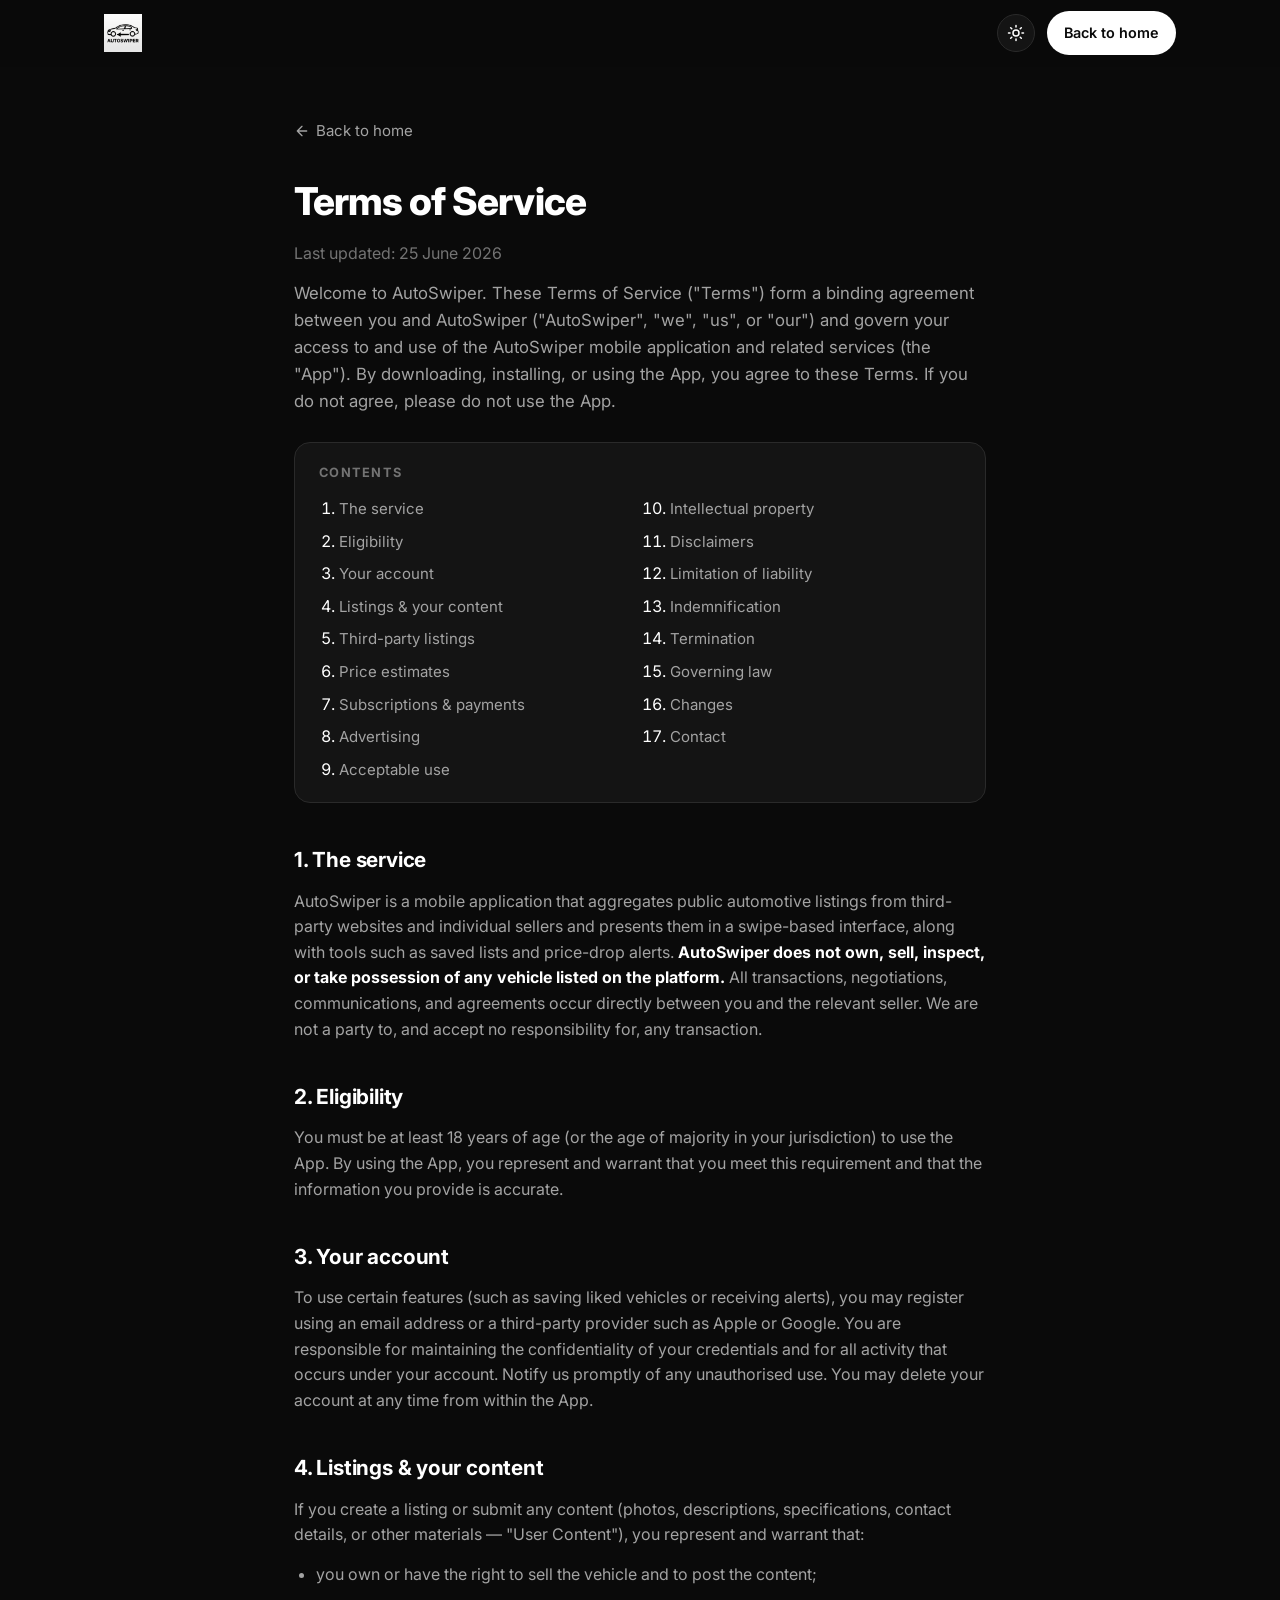
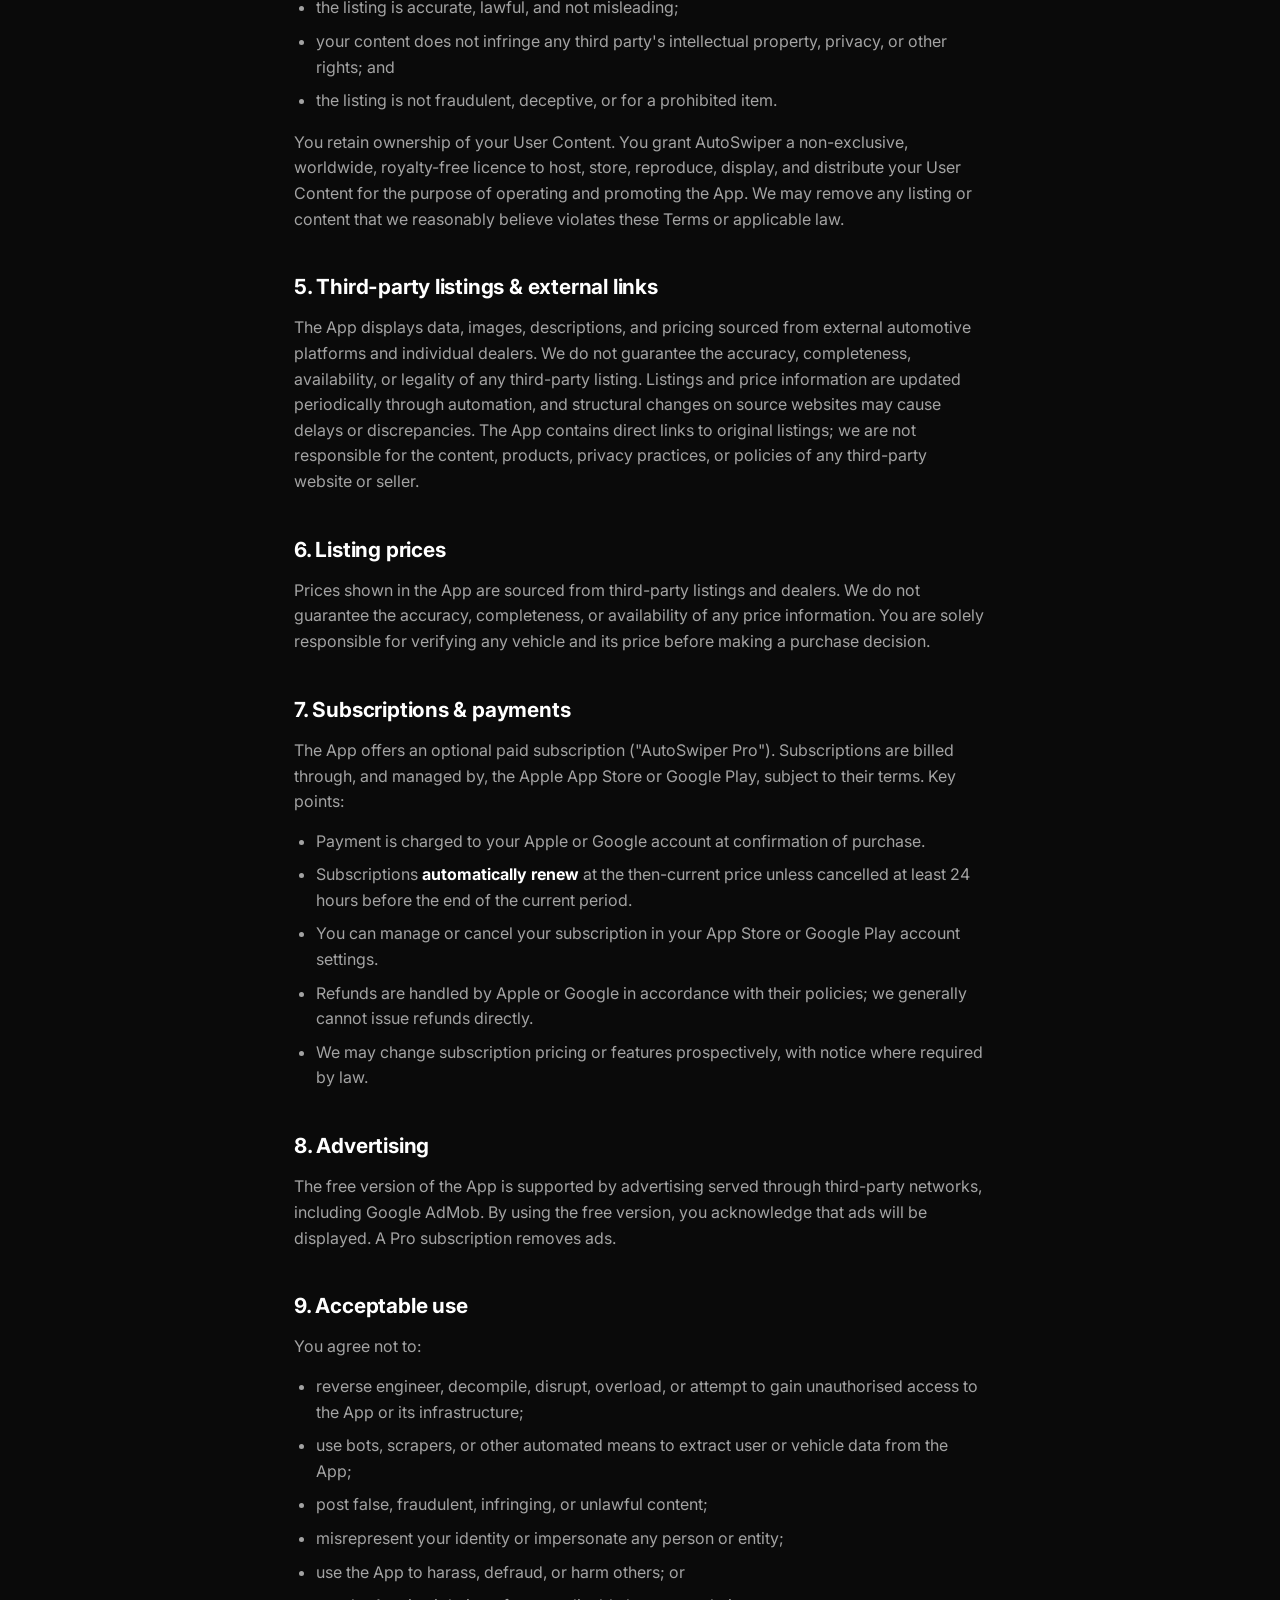
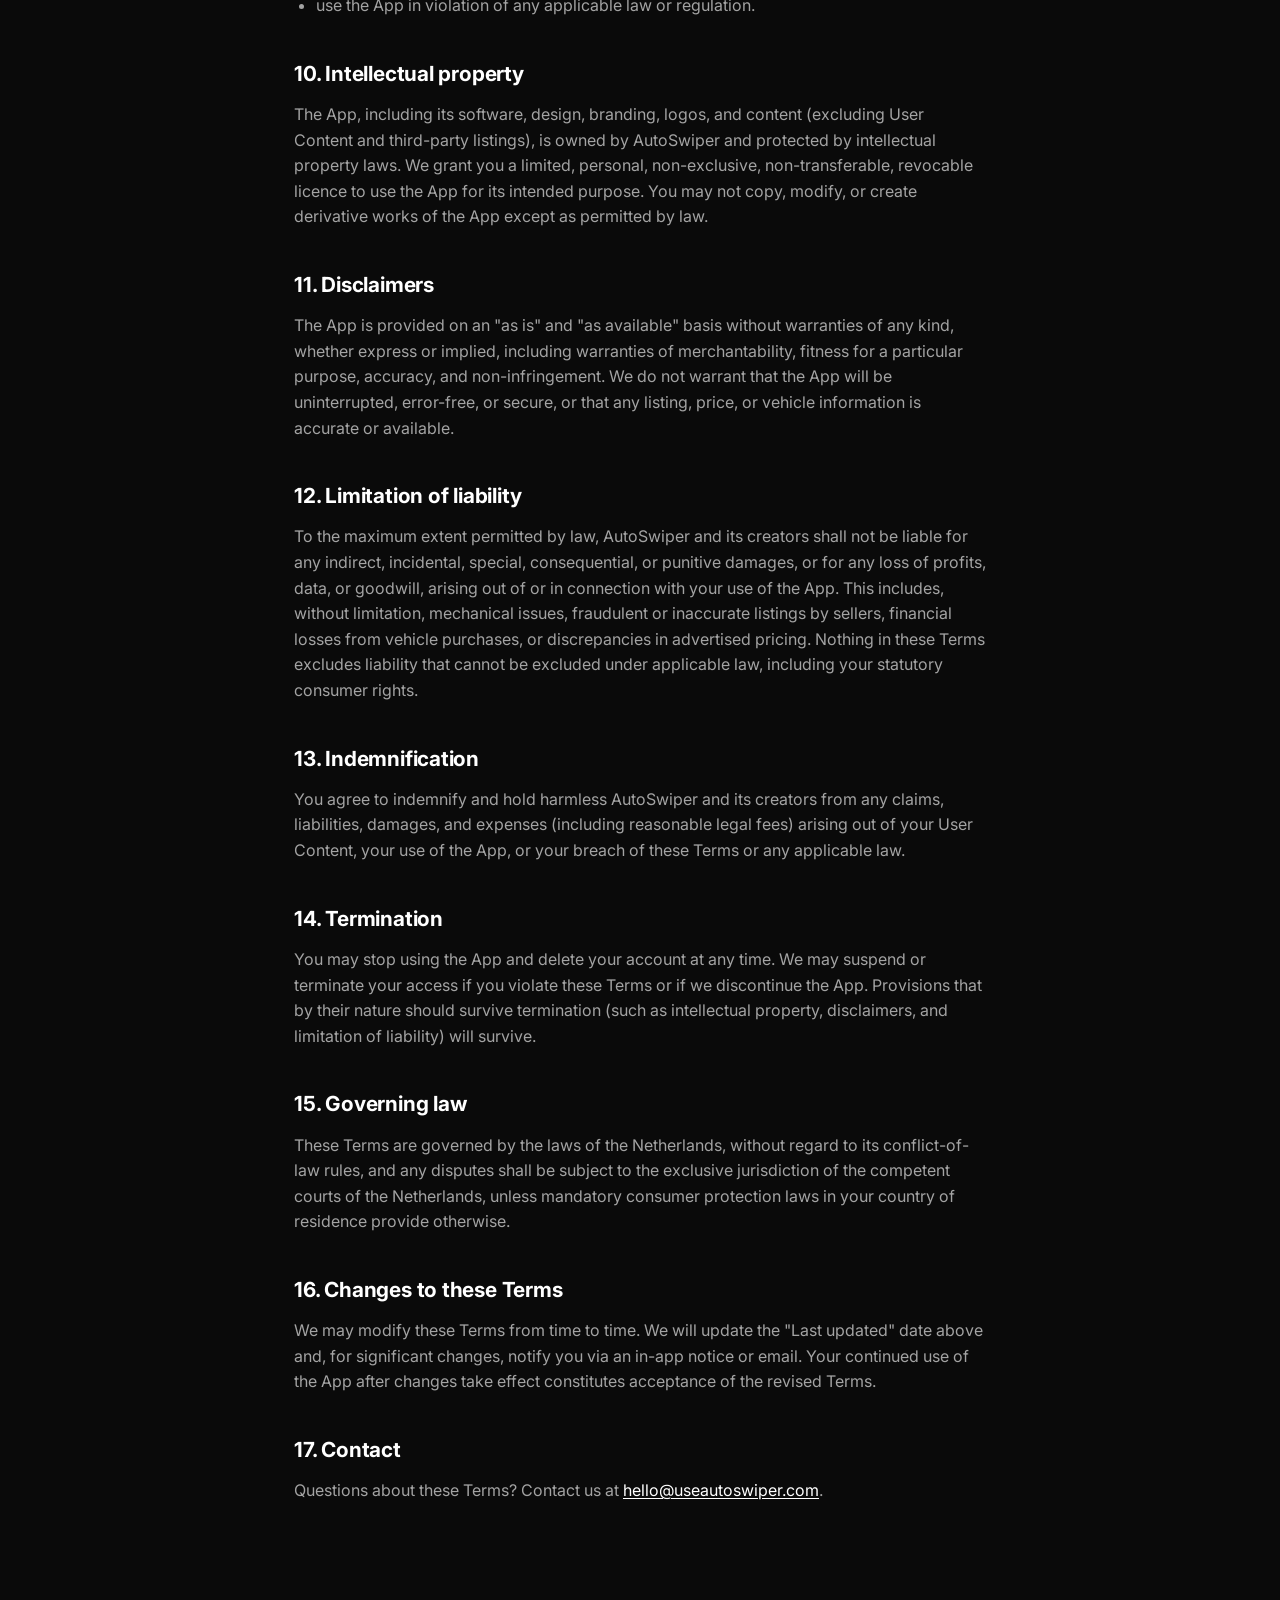
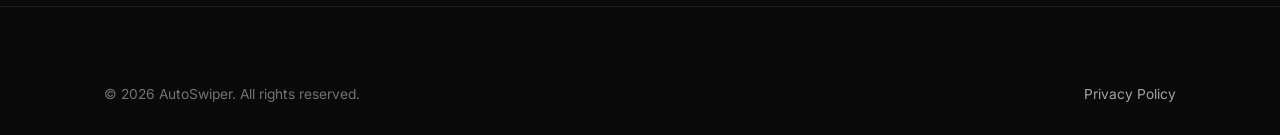
<file: terms.html>
<!DOCTYPE html>
<html lang="en">
<head>
  <meta charset="UTF-8" />
  <meta name="viewport" content="width=device-width, initial-scale=1.0" />
  <title>Terms of Service — AutoSwiper</title>
  <meta name="description" content="The terms that govern your use of the AutoSwiper app." />
  <meta name="theme-color" content="#0a0a0a" />
  <link rel="icon" href="assets/favicon.ico" sizes="any" />
  <link rel="icon" type="image/png" sizes="32x32" href="assets/favicon-32.png" />
  <link rel="icon" type="image/png" sizes="16x16" href="assets/favicon-16.png" />
  <link rel="apple-touch-icon" sizes="180x180" href="assets/apple-touch-icon.png" />
  <link rel="preconnect" href="https://fonts.googleapis.com" />
  <link rel="preconnect" href="https://fonts.gstatic.com" crossorigin />
  <link href="https://fonts.googleapis.com/css2?family=Inter:wght@400;500;600;700;800;900&display=swap" rel="stylesheet" />
  <link rel="stylesheet" href="assets/styles.css" />
  <script>
    (function () {
      try {
        var t = localStorage.getItem('autoswiper-theme');
        if (t === 'light') document.documentElement.setAttribute('data-theme', 'light');
      } catch (e) {}
    })();
  </script>
</head>
<body>
  <header class="nav is-scrolled" id="nav">
    <div class="container nav__inner">
      <a class="brand" href="index.html">
        <img class="brand__logo brand__logo--full" src="assets/logo.png?v=4" alt="AutoSwiper" />
      </a>
      <div class="nav__actions">
        <button class="theme-toggle" id="themeToggle" type="button" aria-label="Toggle dark / light theme">
          <svg class="icon-sun" viewBox="0 0 24 24" width="18" height="18" fill="none" stroke="currentColor" stroke-width="2" stroke-linecap="round" stroke-linejoin="round"><circle cx="12" cy="12" r="4"/><path d="M12 2v2M12 20v2M4.93 4.93l1.41 1.41M17.66 17.66l1.41 1.41M2 12h2M20 12h2M6.34 17.66l-1.41 1.41M19.07 4.93l-1.41 1.41"/></svg>
          <svg class="icon-moon" viewBox="0 0 24 24" width="18" height="18" fill="none" stroke="currentColor" stroke-width="2" stroke-linecap="round" stroke-linejoin="round"><path d="M21 12.79A9 9 0 1 1 11.21 3 7 7 0 0 0 21 12.79z"/></svg>
        </button>
        <a href="index.html" class="btn btn--sm btn--primary">Back to home</a>
      </div>
    </div>
  </header>

  <main class="legal">
    <div class="container container--narrow">
      <a class="legal__back" href="index.html">
        <svg viewBox="0 0 24 24" width="16" height="16" fill="none" stroke="currentColor" stroke-width="2" stroke-linecap="round" stroke-linejoin="round"><path d="M19 12H5M12 19l-7-7 7-7"/></svg>
        Back to home
      </a>
      <h1>Terms of Service</h1>
      <p class="legal__updated">Last updated: 25 June 2026</p>
      <p class="legal__intro">Welcome to AutoSwiper. These Terms of Service ("Terms") form a binding agreement between you and AutoSwiper ("AutoSwiper", "we", "us", or "our") and govern your access to and use of the AutoSwiper mobile application and related services (the "App"). By downloading, installing, or using the App, you agree to these Terms. If you do not agree, please do not use the App.</p>

      <div class="toc">
        <h2>Contents</h2>
        <ol>
          <li><a href="#service">The service</a></li>
          <li><a href="#eligibility">Eligibility</a></li>
          <li><a href="#accounts">Your account</a></li>
          <li><a href="#listings">Listings &amp; your content</a></li>
          <li><a href="#third-party">Third-party listings</a></li>
          <li><a href="#pricing">Price estimates</a></li>
          <li><a href="#subscriptions">Subscriptions &amp; payments</a></li>
          <li><a href="#ads">Advertising</a></li>
          <li><a href="#conduct">Acceptable use</a></li>
          <li><a href="#ip">Intellectual property</a></li>
          <li><a href="#disclaimers">Disclaimers</a></li>
          <li><a href="#liability">Limitation of liability</a></li>
          <li><a href="#indemnity">Indemnification</a></li>
          <li><a href="#termination">Termination</a></li>
          <li><a href="#law">Governing law</a></li>
          <li><a href="#changes">Changes</a></li>
          <li><a href="#contact">Contact</a></li>
        </ol>
      </div>

      <div class="legal__content">
        <h2 id="service">1. The service</h2>
        <p>AutoSwiper is a mobile application that aggregates public automotive listings from third-party websites and individual sellers and presents them in a swipe-based interface, along with tools such as saved lists and price-drop alerts. <strong>AutoSwiper does not own, sell, inspect, or take possession of any vehicle listed on the platform.</strong> All transactions, negotiations, communications, and agreements occur directly between you and the relevant seller. We are not a party to, and accept no responsibility for, any transaction.</p>

        <h2 id="eligibility">2. Eligibility</h2>
        <p>You must be at least 18 years of age (or the age of majority in your jurisdiction) to use the App. By using the App, you represent and warrant that you meet this requirement and that the information you provide is accurate.</p>

        <h2 id="accounts">3. Your account</h2>
        <p>To use certain features (such as saving liked vehicles or receiving alerts), you may register using an email address or a third-party provider such as Apple or Google. You are responsible for maintaining the confidentiality of your credentials and for all activity that occurs under your account. Notify us promptly of any unauthorised use. You may delete your account at any time from within the App.</p>

        <h2 id="listings">4. Listings &amp; your content</h2>
        <p>If you create a listing or submit any content (photos, descriptions, specifications, contact details, or other materials — "User Content"), you represent and warrant that:</p>
        <ul>
          <li>you own or have the right to sell the vehicle and to post the content;</li>
          <li>the listing is accurate, lawful, and not misleading;</li>
          <li>your content does not infringe any third party's intellectual property, privacy, or other rights; and</li>
          <li>the listing is not fraudulent, deceptive, or for a prohibited item.</li>
        </ul>
        <p>You retain ownership of your User Content. You grant AutoSwiper a non-exclusive, worldwide, royalty-free licence to host, store, reproduce, display, and distribute your User Content for the purpose of operating and promoting the App. We may remove any listing or content that we reasonably believe violates these Terms or applicable law.</p>

        <h2 id="third-party">5. Third-party listings &amp; external links</h2>
        <p>The App displays data, images, descriptions, and pricing sourced from external automotive platforms and individual dealers. We do not guarantee the accuracy, completeness, availability, or legality of any third-party listing. Listings and price information are updated periodically through automation, and structural changes on source websites may cause delays or discrepancies. The App contains direct links to original listings; we are not responsible for the content, products, privacy practices, or policies of any third-party website or seller.</p>

        <h2 id="pricing">6. Listing prices</h2>
        <p>Prices shown in the App are sourced from third-party listings and dealers. We do not guarantee the accuracy, completeness, or availability of any price information. You are solely responsible for verifying any vehicle and its price before making a purchase decision.</p>

        <h2 id="subscriptions">7. Subscriptions &amp; payments</h2>
        <p>The App offers an optional paid subscription ("AutoSwiper Pro"). Subscriptions are billed through, and managed by, the Apple App Store or Google Play, subject to their terms. Key points:</p>
        <ul>
          <li>Payment is charged to your Apple or Google account at confirmation of purchase.</li>
          <li>Subscriptions <strong>automatically renew</strong> at the then-current price unless cancelled at least 24 hours before the end of the current period.</li>
          <li>You can manage or cancel your subscription in your App Store or Google Play account settings.</li>
          <li>Refunds are handled by Apple or Google in accordance with their policies; we generally cannot issue refunds directly.</li>
          <li>We may change subscription pricing or features prospectively, with notice where required by law.</li>
        </ul>

        <h2 id="ads">8. Advertising</h2>
        <p>The free version of the App is supported by advertising served through third-party networks, including Google AdMob. By using the free version, you acknowledge that ads will be displayed. A Pro subscription removes ads.</p>

        <h2 id="conduct">9. Acceptable use</h2>
        <p>You agree not to:</p>
        <ul>
          <li>reverse engineer, decompile, disrupt, overload, or attempt to gain unauthorised access to the App or its infrastructure;</li>
          <li>use bots, scrapers, or other automated means to extract user or vehicle data from the App;</li>
          <li>post false, fraudulent, infringing, or unlawful content;</li>
          <li>misrepresent your identity or impersonate any person or entity;</li>
          <li>use the App to harass, defraud, or harm others; or</li>
          <li>use the App in violation of any applicable law or regulation.</li>
        </ul>

        <h2 id="ip">10. Intellectual property</h2>
        <p>The App, including its software, design, branding, logos, and content (excluding User Content and third-party listings), is owned by AutoSwiper and protected by intellectual property laws. We grant you a limited, personal, non-exclusive, non-transferable, revocable licence to use the App for its intended purpose. You may not copy, modify, or create derivative works of the App except as permitted by law.</p>

        <h2 id="disclaimers">11. Disclaimers</h2>
        <p>The App is provided on an "as is" and "as available" basis without warranties of any kind, whether express or implied, including warranties of merchantability, fitness for a particular purpose, accuracy, and non-infringement. We do not warrant that the App will be uninterrupted, error-free, or secure, or that any listing, price, or vehicle information is accurate or available.</p>

        <h2 id="liability">12. Limitation of liability</h2>
        <p>To the maximum extent permitted by law, AutoSwiper and its creators shall not be liable for any indirect, incidental, special, consequential, or punitive damages, or for any loss of profits, data, or goodwill, arising out of or in connection with your use of the App. This includes, without limitation, mechanical issues, fraudulent or inaccurate listings by sellers, financial losses from vehicle purchases, or discrepancies in advertised pricing. Nothing in these Terms excludes liability that cannot be excluded under applicable law, including your statutory consumer rights.</p>

        <h2 id="indemnity">13. Indemnification</h2>
        <p>You agree to indemnify and hold harmless AutoSwiper and its creators from any claims, liabilities, damages, and expenses (including reasonable legal fees) arising out of your User Content, your use of the App, or your breach of these Terms or any applicable law.</p>

        <h2 id="termination">14. Termination</h2>
        <p>You may stop using the App and delete your account at any time. We may suspend or terminate your access if you violate these Terms or if we discontinue the App. Provisions that by their nature should survive termination (such as intellectual property, disclaimers, and limitation of liability) will survive.</p>

        <h2 id="law">15. Governing law</h2>
        <p>These Terms are governed by the laws of the Netherlands, without regard to its conflict-of-law rules, and any disputes shall be subject to the exclusive jurisdiction of the competent courts of the Netherlands, unless mandatory consumer protection laws in your country of residence provide otherwise.</p>

        <h2 id="changes">16. Changes to these Terms</h2>
        <p>We may modify these Terms from time to time. We will update the "Last updated" date above and, for significant changes, notify you via an in-app notice or email. Your continued use of the App after changes take effect constitutes acceptance of the revised Terms.</p>

        <h2 id="contact">17. Contact</h2>
        <p>Questions about these Terms? Contact us at <a href="mailto:hello@useautoswiper.com">hello@useautoswiper.com</a>.</p>
      </div>
    </div>
  </main>

  <footer class="footer">
    <div class="container footer__bottom" style="border:0;">
      <span>© <span id="year"></span> AutoSwiper. All rights reserved.</span>
      <span><a href="privacy.html" style="color:var(--text-secondary)">Privacy Policy</a></span>
    </div>
  </footer>
  <script src="assets/main.js"></script>
</body>
</html>
</file>
<file: assets/styles.css>
/* ============================================================
   AutoSwiper — site styles
   Palette mirrors the app's design tokens (lib/ui.ts):
   monochrome accents, dark default + optional light theme.
   ============================================================ */

/* ---- Dark (default) ---- */
:root {
  --bg: #0a0a0a;
  --surface: #141414;
  --surface-raised: #1c1c1c;
  --border: #2a2a2a;
  --border-subtle: #1e1e1e;
  --text: #ffffff;
  --text-secondary: #a3a3a3;
  --text-muted: #737373;
  --text-faint: #3a3a3a;
  --accent: #ffffff;
  --accent-fg: #0a0a0a;
  --card: #1c1c1c;
  --card-border: #2e2e2e;
  --image-bg: #0c0c0c;
  --success: #22c55e;
  --danger: #ef4444;
  --shadow: 0 24px 60px rgba(0, 0, 0, 0.6);

  --radius: 10px;
  --radius-lg: 16px;
  --radius-xl: 22px;
  --maxw: 1120px;
  --font: 'Inter', -apple-system, BlinkMacSystemFont, 'Segoe UI', Roboto, system-ui, sans-serif;
}

/* ---- Light ---- */
[data-theme='light'] {
  --bg: #f2f2f7;
  --surface: #ffffff;
  --surface-raised: #f9f9f9;
  --border: #e0e0e0;
  --border-subtle: #ebebeb;
  --text: #0a0a0a;
  --text-secondary: #4a4a4a;
  --text-muted: #8a8a8a;
  --text-faint: #b0b0b0;
  --accent: #0a0a0a;
  --accent-fg: #ffffff;
  --card: #ffffff;
  --card-border: #e8e8e8;
  --image-bg: #f0f0f0;
  --shadow: 0 24px 60px rgba(0, 0, 0, 0.14);
}

* { box-sizing: border-box; margin: 0; padding: 0; }

html { scroll-behavior: smooth; scroll-padding-top: 80px; }

body {
  font-family: var(--font);
  background: var(--bg);
  color: var(--text);
  line-height: 1.6;
  -webkit-font-smoothing: antialiased;
  overflow-x: hidden;
  transition: background 0.3s ease, color 0.3s ease;
}

a { color: inherit; text-decoration: none; }
svg { display: block; }

.container { width: 100%; max-width: var(--maxw); margin: 0 auto; padding: 0 24px; }
.container--narrow { max-width: 740px; }

.eyebrow {
  display: inline-block;
  font-size: 0.75rem;
  font-weight: 700;
  letter-spacing: 0.16em;
  text-transform: uppercase;
  color: var(--text-muted);
  margin-bottom: 16px;
}

/* ===================== Buttons ===================== */
.btn {
  display: inline-flex;
  align-items: center;
  justify-content: center;
  gap: 8px;
  font-family: inherit;
  font-weight: 600;
  border-radius: 999px;
  border: 1px solid transparent;
  cursor: pointer;
  transition: transform 0.15s ease, opacity 0.2s ease, background 0.2s ease, border-color 0.2s ease;
}
.btn--sm { padding: 9px 16px; font-size: 0.9rem; }
.btn--primary { background: var(--accent); color: var(--accent-fg); }
.btn--primary:hover { transform: translateY(-1px); opacity: 0.9; }
.btn--ghost { background: transparent; color: var(--text); border-color: var(--border); }
.btn--ghost:hover { border-color: var(--text-muted); }

/* App-store style badges (monochrome, theme-aware) */
.badges { display: flex; flex-wrap: wrap; gap: 12px; }
.store-badge {
  display: inline-flex;
  align-items: center;
  gap: 11px;
  padding: 11px 18px;
  border-radius: 12px;
  background: var(--accent);
  color: var(--accent-fg);
  font-weight: 600;
  transition: transform 0.15s ease, opacity 0.2s ease;
}
.store-badge:hover { transform: translateY(-2px); opacity: 0.92; }
.store-badge span { display: flex; flex-direction: column; line-height: 1.12; font-size: 1.02rem; }
.store-badge small { font-size: 0.64rem; font-weight: 500; opacity: 0.7; letter-spacing: 0.02em; }
.store-badge--soon {
  background: var(--surface);
  color: var(--text);
  border: 1px solid var(--border);
  cursor: default;
  opacity: 0.85;
}
.store-badge--soon:hover { transform: none; opacity: 0.85; }
.badges--soon { margin-top: 4px; }

/* ===================== Waitlist ===================== */
.waitlist {
  margin: 28px 0 22px;
  max-width: 520px;
}
.waitlist--centered { margin-left: auto; margin-right: auto; }

.waitlist__bar {
  display: flex;
  align-items: center;
  gap: 8px;
  padding: 6px 6px 6px 20px;
  background: var(--surface);
  border: 1px solid var(--border);
  border-radius: 999px;
  box-shadow: var(--shadow);
  transition: border-color 0.2s ease, box-shadow 0.2s ease;
}
.waitlist__bar:focus-within {
  border-color: var(--text-muted);
}

.waitlist__input {
  flex: 1;
  min-width: 0;
  padding: 12px 0;
  border: none;
  background: transparent;
  color: var(--text);
  font: inherit;
  font-size: 0.95rem;
}
.waitlist__input::placeholder { color: var(--text-muted); }
.waitlist__input:focus { outline: none; }

.waitlist__submit {
  flex-shrink: 0;
  padding: 12px 22px;
  border: none;
  cursor: pointer;
  white-space: nowrap;
}
.waitlist__submit:disabled { opacity: 0.6; cursor: wait; }

.waitlist__meta {
  display: flex;
  align-items: center;
  gap: 12px;
  flex-wrap: wrap;
  margin-top: 14px;
}
.waitlist__meta-label {
  font-size: 0.82rem;
  font-weight: 500;
  color: var(--text-muted);
  white-space: nowrap;
}
.waitlist__pills {
  display: flex;
  flex-wrap: wrap;
  gap: 8px;
}

.waitlist__pill {
  position: relative;
  display: inline-flex;
  cursor: pointer;
  user-select: none;
}
.waitlist__pill input {
  position: absolute;
  width: 1px;
  height: 1px;
  padding: 0;
  margin: -1px;
  overflow: hidden;
  clip: rect(0, 0, 0, 0);
  white-space: nowrap;
  border: 0;
}
.waitlist__pill span {
  display: inline-block;
  padding: 7px 14px;
  border-radius: 999px;
  border: 1px solid var(--border);
  background: transparent;
  color: var(--text-secondary);
  font-size: 0.82rem;
  font-weight: 500;
  transition: border-color 0.2s ease, color 0.2s ease, background 0.2s ease;
}
.waitlist__pill:hover span {
  border-color: var(--text-muted);
  color: var(--text);
}
.waitlist__pill:has(input:checked) span,
.waitlist__pill input:focus-visible + span {
  border-color: var(--text);
  color: var(--text);
  background: var(--surface-raised);
}

.waitlist__hp { display: none !important; }

.waitlist__status {
  margin-top: 14px;
  font-size: 0.88rem;
  line-height: 1.45;
  min-height: 1.25em;
}
.waitlist__status--success { color: var(--success); }
.waitlist__status--error { color: var(--danger); }
.waitlist__status--loading { color: var(--text-muted); }

.hero__logo {
  height: 108px;
  width: 108px;
  margin-bottom: 18px;
}
.cta__logo {
  height: 88px;
  width: 88px;
  margin: 0 auto 20px;
  display: block;
}

/* ===================== Nav ===================== */
.nav {
  position: sticky;
  top: 0;
  z-index: 50;
  background: color-mix(in srgb, var(--bg) 72%, transparent);
  backdrop-filter: blur(16px);
  -webkit-backdrop-filter: blur(16px);
  border-bottom: 1px solid transparent;
  transition: border-color 0.2s ease, background 0.3s ease;
}
.nav.is-scrolled { border-bottom-color: var(--border-subtle); }
.nav__inner { display: flex; align-items: center; justify-content: space-between; height: 66px; gap: 16px; }
.brand { display: inline-flex; align-items: center; gap: 10px; font-weight: 800; letter-spacing: -0.02em; }
.brand__logo { width: auto; height: 38px; }
.brand__logo--full { width: auto; height: 38px; }
.brand__name { font-size: 1.12rem; }
.nav__links { display: flex; gap: 28px; margin-left: auto; }
.nav__links a { font-size: 0.94rem; color: var(--text-secondary); font-weight: 500; transition: color 0.2s ease; }
.nav__links a:hover { color: var(--text); }
.nav__actions { display: flex; align-items: center; gap: 12px; }

/* Theme toggle */
.theme-toggle {
  width: 38px; height: 38px;
  display: grid; place-items: center;
  border-radius: 50%;
  border: 1px solid var(--border);
  background: var(--surface);
  color: var(--text);
  cursor: pointer;
  transition: border-color 0.2s ease, transform 0.15s ease;
}
.theme-toggle:hover { border-color: var(--text-muted); }
.theme-toggle:active { transform: scale(0.92); }
.theme-toggle .icon-moon { display: none; }
.theme-toggle .icon-sun { display: block; }
[data-theme='light'] .theme-toggle .icon-moon { display: block; }
[data-theme='light'] .theme-toggle .icon-sun { display: none; }

/* ===================== Hero ===================== */
.hero { position: relative; padding: 80px 0 64px; }
.hero__inner {
  display: grid;
  grid-template-columns: 1.05fr 0.95fr;
  gap: 48px;
  align-items: center;
}
.hero__title {
  font-size: clamp(2.7rem, 5.6vw, 4.3rem);
  font-weight: 800;
  line-height: 1.02;
  letter-spacing: -0.035em;
  margin-bottom: 22px;
}
.hero__sub { font-size: 1.16rem; color: var(--text-secondary); max-width: 480px; margin-bottom: 30px; }
.hero__note { margin-top: 16px; color: var(--text-muted); font-size: 0.88rem; display: flex; align-items: center; gap: 8px; }
.hero__note svg { width: 16px; height: 16px; }

/* ===================== Phone mockup ===================== */
.device-wrap { display: flex; justify-content: center; position: relative; }
.device-wrap::before {
  content: '';
  position: absolute;
  width: 360px; height: 360px;
  border-radius: 50%;
  background: radial-gradient(circle, color-mix(in srgb, var(--text) 8%, transparent), transparent 70%);
  filter: blur(10px);
  z-index: 0;
}
.phone {
  position: relative;
  z-index: 1;
  width: 300px;
  height: 612px;
  background: var(--bg);
  border-radius: 46px;
  padding: 11px;
  border: 1px solid var(--border);
  box-shadow: var(--shadow), 0 0 0 7px color-mix(in srgb, var(--text) 5%, transparent);
  animation: float 6.5s ease-in-out infinite;
}
@keyframes float { 0%,100% { transform: translateY(0); } 50% { transform: translateY(-12px); } }
.phone__notch {
  position: absolute; top: 11px; left: 50%; transform: translateX(-50%);
  width: 116px; height: 24px; background: var(--bg);
  border-radius: 0 0 16px 16px; z-index: 4;
}
.screen {
  position: relative;
  width: 100%; height: 100%;
  background: var(--bg);
  border-radius: 36px;
  overflow: hidden;
  display: flex;
  flex-direction: column;
}
.screen__top {
  display: flex; align-items: center; justify-content: space-between;
  padding: 16px 20px 10px;
}
.screen__title { font-size: 1.15rem; font-weight: 700; letter-spacing: -0.02em; }
.screen__top .dots { display: flex; gap: 5px; }
.screen__top .dots span { width: 5px; height: 5px; border-radius: 50%; background: var(--text-faint); }

.deck { position: relative; flex: 1; margin: 4px 14px 0; }
.deck__behind {
  position: absolute; left: 50%; top: 8px; transform: translateX(-50%) scale(0.94);
  width: 100%; height: 96%; border-radius: 16px;
  background: var(--surface-raised); border: 1px solid var(--border); opacity: 0.6;
}

/* The car card — mirrors components/SwipeCard.tsx */
.car-card {
  position: relative;
  border-radius: 16px;
  overflow: hidden;
  background: var(--card);
  border: 1px solid var(--card-border);
  box-shadow: 0 14px 34px rgba(0,0,0,0.4);
  transform: rotate(-2.5deg);
}
.car-card__img {
  position: relative;
  aspect-ratio: 4 / 3;
  background:
    radial-gradient(120% 80% at 70% 20%, color-mix(in srgb, var(--text) 7%, transparent), transparent 60%),
    var(--image-bg);
  display: flex; align-items: flex-end; justify-content: center;
  overflow: hidden;
}
.car-card__img svg.car-art { width: 88%; margin-bottom: -2%; }
.car-badge {
  position: absolute;
  top: 16px; left: 16px;
  font-weight: 900;
  font-size: 1.05rem;
  letter-spacing: 0.18em;
  padding: 6px 12px;
  border-radius: 9px;
  border: 4px solid var(--success);
  color: var(--success);
  background: rgba(0,0,0,0.32);
  transform: rotate(-12deg);
  text-shadow: 0 2px 5px rgba(0,0,0,0.5);
}
.pill-loc {
  position: absolute; left: 12px; bottom: 12px;
  display: inline-flex; align-items: center; gap: 5px;
  background: rgba(0,0,0,0.55); color: #fff;
  font-size: 0.72rem; font-weight: 600;
  padding: 4px 9px; border-radius: 999px;
  backdrop-filter: blur(4px);
}
.pill-loc svg { width: 12px; height: 12px; }
.car-card__info { padding: 13px 16px 15px; }
.car-card__row { display: flex; align-items: baseline; justify-content: space-between; gap: 8px; }
.car-card__row strong { font-size: 0.98rem; font-weight: 600; }
.car-card__price { font-size: 1.04rem; font-weight: 700; flex-shrink: 0; }
.car-card__stats { color: var(--text-muted); font-size: 0.82rem; margin-top: 3px; }
.car-card__chips { display: flex; flex-wrap: wrap; gap: 5px; margin-top: 10px; }
.car-card__chips span {
  font-size: 0.68rem; color: var(--text-secondary);
  padding: 3px 8px; border-radius: 5px;
  background: var(--surface-raised); border: 1px solid var(--border);
}

/* Bottom tab bar — mirrors app/(tabs)/_layout.tsx */
.tabbar {
  display: flex; justify-content: space-around; align-items: center;
  padding: 12px 8px 18px;
  border-top: 1px solid var(--border-subtle);
  background: var(--bg);
}
.tabbar svg { width: 25px; height: 25px; color: var(--text-faint); }
.tabbar .active svg { color: var(--text); }

/* ===================== Logo strip ===================== */
.marquee { border-top: 1px solid var(--border-subtle); border-bottom: 1px solid var(--border-subtle); padding: 26px 0; }
.marquee__inner { display: flex; align-items: center; justify-content: center; gap: 14px; flex-wrap: wrap; }
.marquee__label { color: var(--text-muted); font-size: 0.84rem; }
.marquee__brands { display: flex; flex-wrap: wrap; gap: 10px 22px; justify-content: center; }
.marquee__brands span { color: var(--text-secondary); font-weight: 700; letter-spacing: 0.02em; font-size: 0.96rem; opacity: 0.8; }

/* ===================== Sections ===================== */
.section { padding: 96px 0; }
.section--alt { background: var(--surface); }
.section__head { max-width: 640px; margin: 0 auto 56px; text-align: center; }
.section__head h2 { font-size: clamp(2rem, 4vw, 2.7rem); font-weight: 800; letter-spacing: -0.03em; line-height: 1.1; margin-bottom: 14px; }
.section__head p { color: var(--text-secondary); font-size: 1.06rem; }

/* ===================== Features ===================== */
.features { display: grid; grid-template-columns: repeat(3, 1fr); gap: 16px; }
.feature {
  background: var(--bg);
  border: 1px solid var(--border);
  border-radius: var(--radius-xl);
  padding: 26px;
  transition: transform 0.2s ease, border-color 0.2s ease;
}
.section--alt .feature { background: var(--surface-raised); }
.feature:hover { transform: translateY(-4px); border-color: var(--text-faint); }
.feature__icon {
  width: 46px; height: 46px; border-radius: 12px;
  display: grid; place-items: center; margin-bottom: 18px;
  background: var(--surface-raised); border: 1px solid var(--border);
  color: var(--text);
}
.section--alt .feature__icon { background: var(--bg); }
.feature__icon svg { width: 23px; height: 23px; }
.feature h3 { font-size: 1.12rem; margin-bottom: 7px; letter-spacing: -0.01em; }
.feature p { color: var(--text-secondary); font-size: 0.95rem; }

/* ===================== Showcase (spec details) ===================== */
.showcase { display: grid; grid-template-columns: 1fr 1fr; gap: 56px; align-items: center; }
.showcase__copy h2 { font-size: clamp(1.9rem, 3.6vw, 2.5rem); font-weight: 800; letter-spacing: -0.03em; line-height: 1.1; margin-bottom: 16px; }
.showcase__copy p { color: var(--text-secondary); font-size: 1.06rem; margin-bottom: 24px; }
.checklist { display: flex; flex-direction: column; gap: 14px; }
.checklist li { list-style: none; display: flex; gap: 12px; align-items: flex-start; color: var(--text); }
.checklist svg { width: 20px; height: 20px; flex-shrink: 0; margin-top: 3px; color: var(--success); }
.checklist b { font-weight: 600; }
.checklist span { display: block; color: var(--text-muted); font-size: 0.92rem; }

/* Pricing card demo */
.demo-card {
  background: var(--card);
  border: 1px solid var(--card-border);
  border-radius: var(--radius-lg);
  padding: 22px;
  box-shadow: var(--shadow);
}
.demo-card__row { display: flex; justify-content: space-between; align-items: baseline; }
.demo-card__row strong { font-size: 1.2rem; }
.demo-card__row .price { font-size: 1.3rem; font-weight: 800; }
.demo-card__stats { color: var(--text-muted); font-size: 0.9rem; margin-top: 4px; margin-bottom: 22px; }
.demo-card .keynums {
  display: flex; align-items: center; margin-top: 22px;
  background: var(--surface-raised); border: 1px solid var(--border); border-radius: 12px; padding: 14px;
}
.demo-card .keynums > div { flex: 1; text-align: center; }
.demo-card .keynums b { display: block; font-size: 0.98rem; }
.demo-card .keynums small { color: var(--text-muted); font-size: 0.68rem; text-transform: uppercase; letter-spacing: 0.5px; }
.demo-card .keynums i { width: 1px; height: 28px; background: var(--border); }

/* ===================== Steps ===================== */
.steps { display: grid; grid-template-columns: repeat(3, 1fr); gap: 20px; }
.step { padding: 30px; border-radius: var(--radius-xl); background: var(--surface-raised); border: 1px solid var(--border); }
.step__num {
  display: inline-grid; place-items: center; width: 42px; height: 42px; border-radius: 50%;
  background: var(--accent); color: var(--accent-fg); font-weight: 800; font-size: 1.05rem; margin-bottom: 18px;
}
.step h3 { font-size: 1.18rem; margin-bottom: 8px; letter-spacing: -0.01em; }
.step p { color: var(--text-secondary); }

/* ===================== CTA ===================== */
.cta { padding: 88px 0; border-top: 1px solid var(--border-subtle); text-align: center; }
.cta h2 { font-size: clamp(2rem, 4vw, 2.7rem); font-weight: 800; letter-spacing: -0.03em; }
.cta p { color: var(--text-secondary); font-size: 1.1rem; margin: 12px 0 28px; }
.cta .badges { justify-content: center; }

/* ===================== FAQ ===================== */
.faq { display: flex; flex-direction: column; gap: 12px; }
.faq__item { background: var(--surface); border: 1px solid var(--border); border-radius: var(--radius); padding: 2px 20px; }
.faq__item summary {
  cursor: pointer; font-weight: 600; font-size: 1.04rem; padding: 17px 0;
  list-style: none; display: flex; justify-content: space-between; align-items: center; gap: 16px;
}
.faq__item summary::-webkit-details-marker { display: none; }
.faq__item summary::after { content: '+'; color: var(--text-muted); font-size: 1.5rem; font-weight: 300; transition: transform 0.2s ease; }
.faq__item[open] summary::after { transform: rotate(45deg); }
.faq__item p { color: var(--text-secondary); padding: 0 0 18px; }

/* ===================== Footer ===================== */
.footer { border-top: 1px solid var(--border-subtle); padding: 52px 0 30px; }
.footer__inner { display: flex; justify-content: space-between; gap: 40px; flex-wrap: wrap; padding-bottom: 30px; }
.footer__brand p { color: var(--text-muted); margin-top: 12px; font-size: 0.94rem; max-width: 280px; }
.footer__col h4 { font-size: 0.8rem; text-transform: uppercase; letter-spacing: 0.1em; color: var(--text-muted); margin-bottom: 14px; }
.footer__col a { display: block; color: var(--text-secondary); font-size: 0.95rem; margin-bottom: 10px; transition: color 0.2s ease; }
.footer__col a:hover { color: var(--text); }
.footer__cols { display: flex; gap: 64px; flex-wrap: wrap; }
.footer__bottom { border-top: 1px solid var(--border-subtle); padding-top: 24px; color: var(--text-muted); font-size: 0.86rem; display: flex; justify-content: space-between; gap: 12px; flex-wrap: wrap; }

/* ===================== Legal pages ===================== */
.legal { padding: 52px 0 88px; }
.legal__back { color: var(--text-secondary); font-size: 0.94rem; display: inline-flex; align-items: center; gap: 6px; margin-bottom: 28px; }
.legal__back:hover { color: var(--text); }
.legal h1 { font-size: 2.4rem; font-weight: 800; letter-spacing: -0.025em; margin-bottom: 8px; }
.legal__updated { color: var(--text-muted); margin-bottom: 14px; }
.legal__intro { color: var(--text-secondary); font-size: 1.05rem; margin-bottom: 8px; }
.toc {
  background: var(--surface); border: 1px solid var(--border); border-radius: var(--radius-lg);
  padding: 20px 24px; margin: 28px 0 40px;
}
.toc h2 { font-size: 0.8rem; text-transform: uppercase; letter-spacing: 0.1em; color: var(--text-muted); margin-bottom: 12px; }
.toc ol { margin: 0; padding-left: 20px; columns: 2; column-gap: 40px; }
.toc li { margin-bottom: 7px; }
.toc a { color: var(--text-secondary); font-size: 0.94rem; }
.toc a:hover { color: var(--text); }
.legal__content { color: var(--text-secondary); }
.legal__content h2 { color: var(--text); font-size: 1.3rem; margin: 38px 0 12px; scroll-margin-top: 84px; letter-spacing: -0.01em; }
.legal__content h3 { color: var(--text); font-size: 1.02rem; margin: 20px 0 8px; }
.legal__content p { margin-bottom: 14px; }
.legal__content ul { margin: 0 0 16px; padding-left: 22px; }
.legal__content li { margin-bottom: 8px; }
.legal__content a { color: var(--text); text-decoration: underline; text-underline-offset: 2px; }
.legal__content strong { color: var(--text); }

/* ===================== Responsive ===================== */
@media (max-width: 920px) {
  .hero__inner { grid-template-columns: 1fr; text-align: center; }
  .hero__copy { order: 1; }
  .device-wrap { order: 2; }
  .hero__sub { margin-left: auto; margin-right: auto; }
  .hero .waitlist { margin-left: auto; margin-right: auto; }
  .badges, .hero__note { justify-content: center; }
  .showcase { grid-template-columns: 1fr; gap: 36px; }
  .features { grid-template-columns: repeat(2, 1fr); }
  .steps { grid-template-columns: 1fr; }
}
@media (max-width: 680px) {
  .nav__links { display: none; }
  .features { grid-template-columns: 1fr; }
  .footer__inner { flex-direction: column; gap: 28px; }
  .footer__cols { gap: 40px; }
  .toc ol { columns: 1; }
  .section { padding: 70px 0; }
  .waitlist__bar {
    flex-direction: column;
    align-items: stretch;
    border-radius: var(--radius-lg);
    padding: 12px;
    gap: 10px;
  }
  .waitlist__input { padding: 10px 8px; text-align: center; }
  .waitlist__submit { width: 100%; }
  .waitlist__meta { justify-content: center; }
  .hero__logo { height: 92px; width: 92px; }
}

/* ---- Invite landing (/invite) ---- */
.invite-page {
  min-height: 100vh;
  display: flex;
  align-items: center;
  justify-content: center;
  padding: 32px 20px;
}

.invite-shell {
  width: 100%;
  max-width: 440px;
  display: flex;
  flex-direction: column;
  align-items: center;
  gap: 28px;
}

.invite-brand img {
  display: block;
  height: 72px;
  width: auto;
}

.invite-card {
  width: 100%;
  background: var(--surface);
  border: 1px solid var(--border);
  border-radius: var(--radius-xl);
  padding: 32px 28px;
  box-shadow: var(--shadow);
  text-align: center;
}

.invite-title {
  font-size: 1.65rem;
  font-weight: 800;
  letter-spacing: -0.03em;
  margin-bottom: 12px;
}

.invite-copy {
  color: var(--text-secondary);
  font-size: 0.98rem;
  line-height: 1.55;
  margin-bottom: 20px;
}

.invite-copy--small {
  font-size: 0.88rem;
  margin-bottom: 16px;
}

.invite-code-box {
  background: var(--surface-raised);
  border: 1px solid var(--border);
  border-radius: var(--radius-lg);
  padding: 16px;
  margin-bottom: 20px;
}

.invite-code-label {
  display: block;
  font-size: 0.72rem;
  font-weight: 700;
  letter-spacing: 0.12em;
  text-transform: uppercase;
  color: var(--text-muted);
  margin-bottom: 8px;
}

.invite-code-value {
  display: block;
  font-size: 1.5rem;
  font-weight: 800;
  letter-spacing: 0.18em;
}

.invite-btn {
  width: 100%;
  justify-content: center;
}

.invite-fallback {
  margin-top: 24px;
  padding-top: 24px;
  border-top: 1px solid var(--border-subtle);
}

.invite-stores {
  display: flex;
  flex-wrap: wrap;
  gap: 12px;
  justify-content: center;
}
</file>
